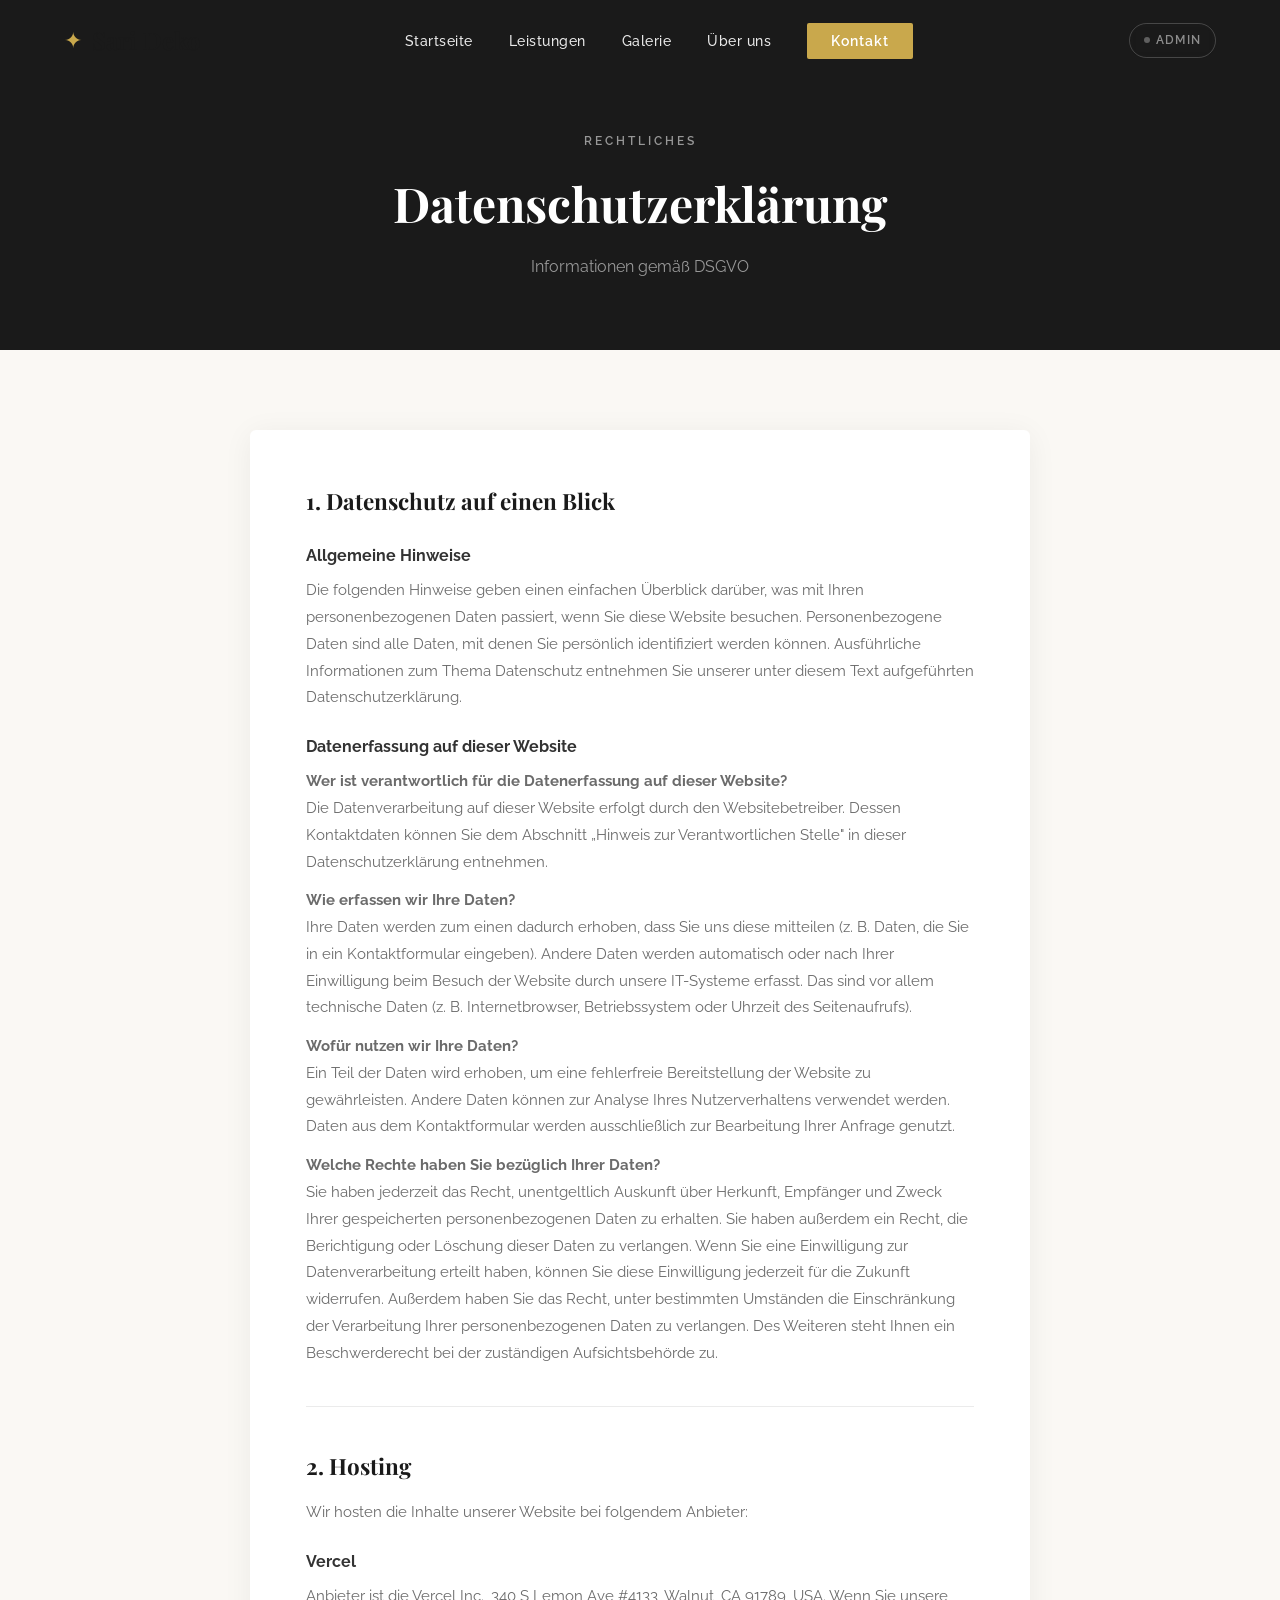
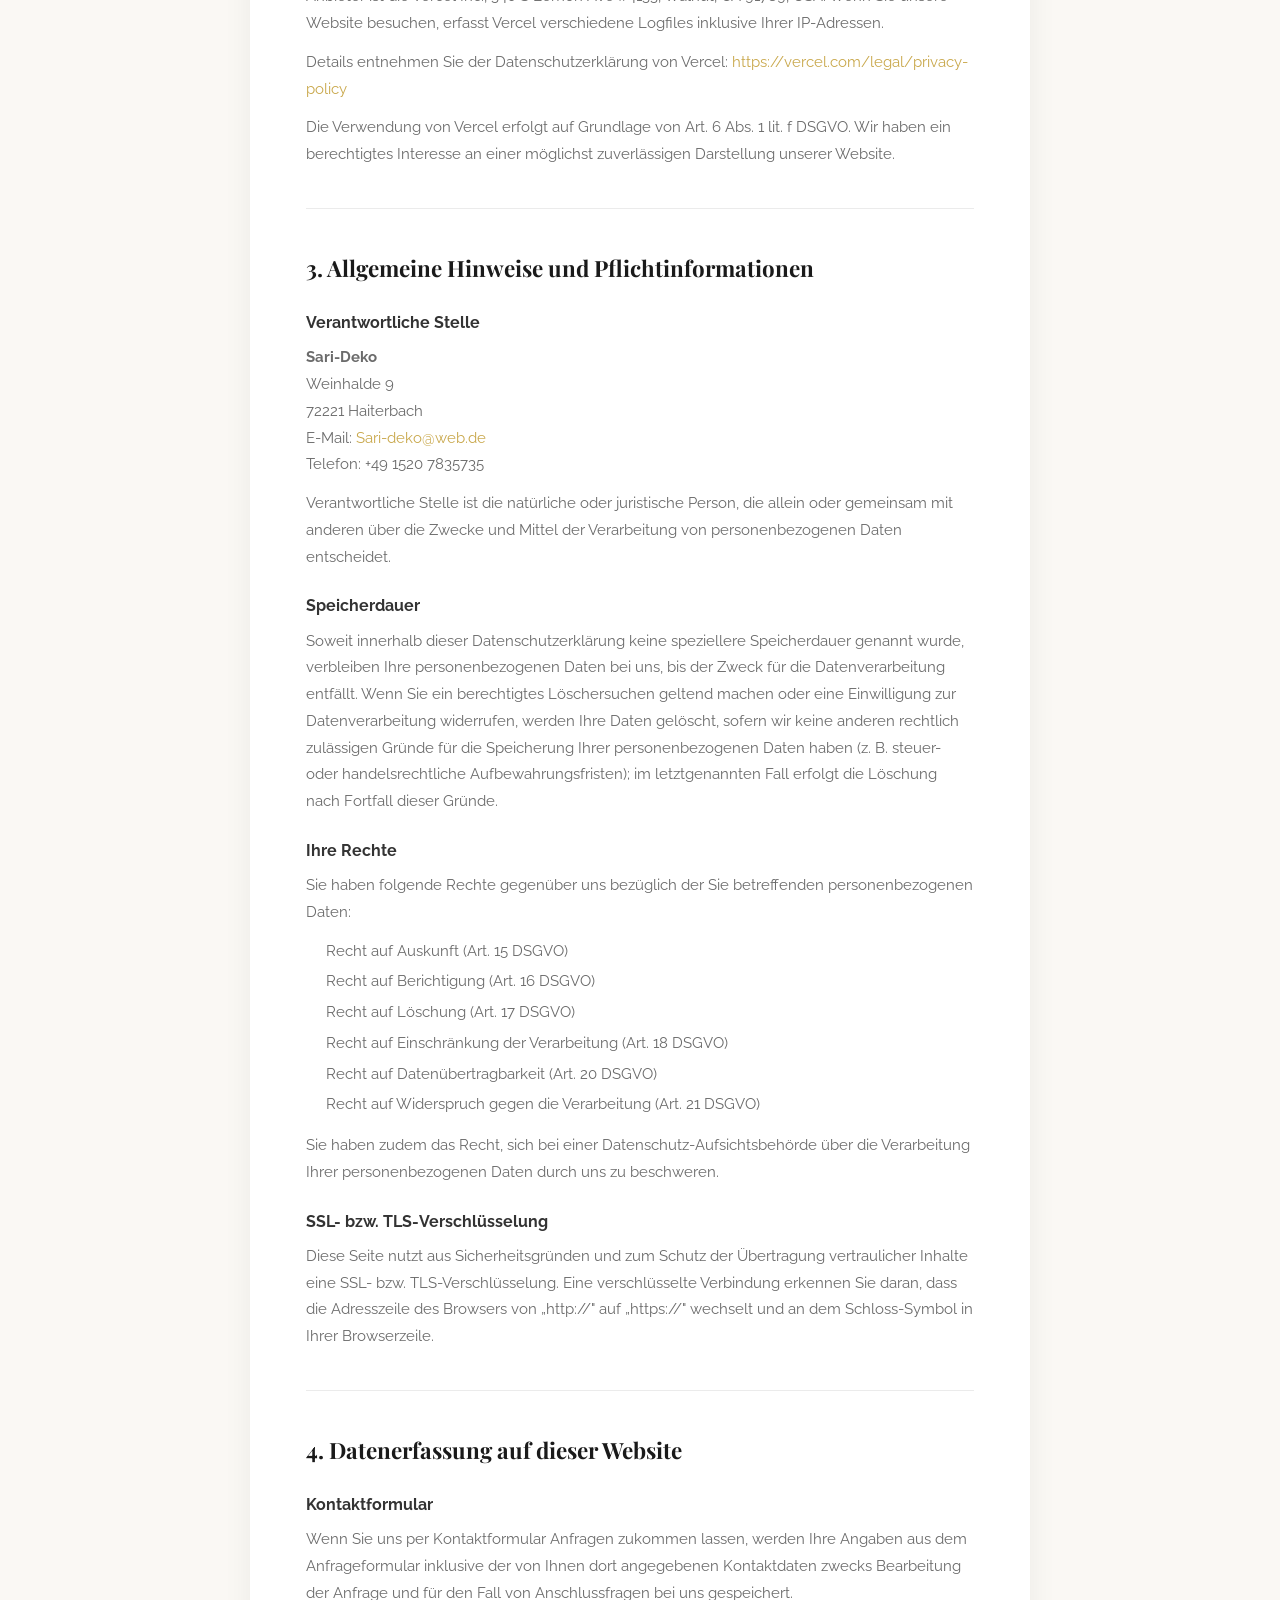
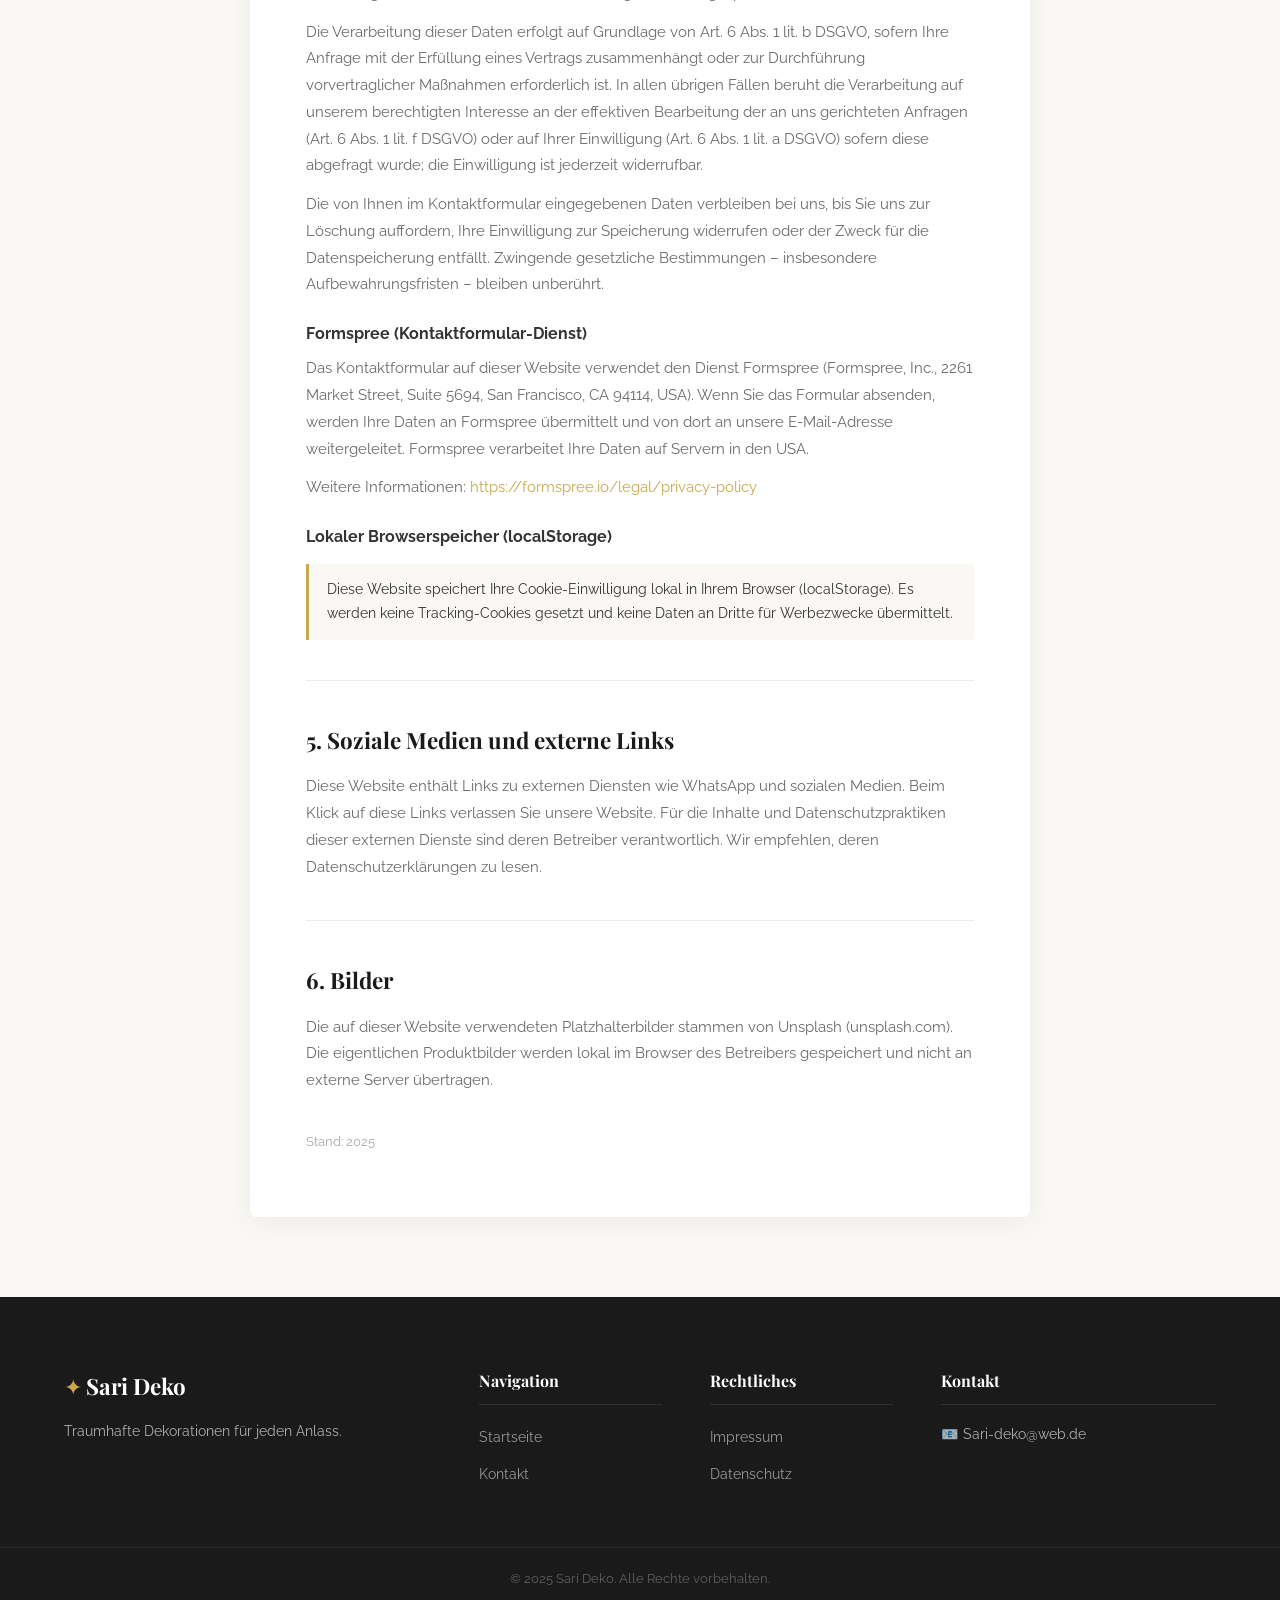
<file: datenschutz.html>
<!DOCTYPE html>
<html lang="de">
<head>
  <meta charset="UTF-8" />
  <meta name="viewport" content="width=device-width, initial-scale=1.0, viewport-fit=cover" />
  <title>Datenschutz – Sari Deko</title>
  <link rel="preconnect" href="https://fonts.googleapis.com" />
  <link href="https://fonts.googleapis.com/css2?family=Playfair+Display:wght@400;700&family=Raleway:wght@300;400;500;600&display=swap" rel="stylesheet" />
  <link rel="stylesheet" href="css/style.css" />
  <style>
    .page-hero {
      background: var(--dark);
      padding: 130px 0 70px;
      text-align: center;
      position: relative;
      overflow: hidden;
    }
    .page-hero::before {
      content: '';
      position: absolute;
      inset: 0;
      background: url('https://images.unsplash.com/photo-1519741497674-611481863552?w=1200&q=60') center/cover;
      opacity: 0.15;
    }
    .page-hero-content { position: relative; z-index: 2; }
    .page-hero h1 {
      font-family: 'Playfair Display', serif;
      font-size: clamp(2rem, 5vw, 3rem);
      color: #fff;
      margin-bottom: 8px;
    }
    .page-hero p { color: rgba(255,255,255,0.55); }

    .legal-section { background: var(--light-bg); padding: 80px 0; }

    .legal-content {
      max-width: 780px;
      margin: 0 auto;
      background: #fff;
      border-radius: 6px;
      padding: 52px 56px;
      box-shadow: 0 4px 30px rgba(0,0,0,0.06);
    }

    .legal-content h2 {
      font-family: 'Playfair Display', serif;
      font-size: 1.4rem;
      color: var(--dark);
      margin: 40px 0 14px;
      padding-top: 40px;
      border-top: 1px solid rgba(0,0,0,0.08);
    }
    .legal-content h2:first-child { margin-top: 0; padding-top: 0; border-top: none; }

    .legal-content h3 {
      font-size: 1rem;
      font-weight: 700;
      color: var(--dark-2);
      margin: 22px 0 8px;
    }

    .legal-content p {
      font-size: 0.93rem;
      color: var(--gray);
      line-height: 1.8;
      margin-bottom: 12px;
    }
    .legal-content ul {
      padding-left: 20px;
      margin-bottom: 14px;
    }
    .legal-content ul li {
      font-size: 0.93rem;
      color: var(--gray);
      line-height: 1.8;
      margin-bottom: 4px;
    }
    .legal-content a { color: var(--gold); }
    .legal-content a:hover { color: var(--gold-dark); }

    .info-box {
      background: var(--light-bg);
      border-left: 3px solid var(--gold);
      border-radius: 0 4px 4px 0;
      padding: 14px 18px;
      margin: 14px 0;
      font-size: 0.88rem;
      color: var(--dark-2);
    }

    .placeholder-box {
      background: rgba(201,168,76,0.08);
      border: 1.5px dashed rgba(201,168,76,0.4);
      border-radius: 4px;
      padding: 12px 16px;
      margin: 4px 0 12px;
      font-size: 0.85rem;
      color: #a07830;
    }
    .placeholder-box strong { display: block; margin-bottom: 4px; font-size: 0.75rem; letter-spacing: 1px; text-transform: uppercase; }

    @media (max-width: 768px) {
      .legal-content { padding: 32px 20px; }
    }
  </style>
</head>
<body>

  <div class="preloader" id="preloader">
    <div class="preloader-inner">
      <div class="preloader-logo"><span>✦</span> Sari Deko</div>
      <div class="preloader-bar"><div class="preloader-bar-fill"></div></div>
    </div>
  </div>

  <header class="site-header scrolled" id="site-header">
    <div class="container nav-container">
      <a href="index.html" class="logo">
        <span class="logo-icon">✦</span>
        <span class="logo-text" style="color:var(--dark)">Sari Deko</span>
      </a>
      <nav class="main-nav">
        <ul>
          <li><a href="index.html">Startseite</a></li>
          <li><a href="index.html#leistungen">Leistungen</a></li>
          <li><a href="index.html#galerie">Galerie</a></li>
          <li><a href="index.html#ueber-uns">Über uns</a></li>
          <li><a href="kontakt.html" class="nav-btn">Kontakt</a></li>
        </ul>
      </nav>
      <a href="admin/login.html" class="admin-link" title="Admin">Admin</a>
      <button class="hamburger" id="hamburger" aria-label="Menü öffnen">
        <span></span><span></span><span></span>
      </button>
    </div>
  </header>

  <section class="page-hero">
    <div class="page-hero-content container">
      <p class="section-label">Rechtliches</p>
      <h1>Datenschutzerklärung</h1>
      <p>Informationen gemäß DSGVO</p>
    </div>
  </section>

  <section class="legal-section">
    <div class="container">
      <div class="legal-content">

        <h2>1. Datenschutz auf einen Blick</h2>
        <h3>Allgemeine Hinweise</h3>
        <p>Die folgenden Hinweise geben einen einfachen Überblick darüber, was mit Ihren personenbezogenen Daten passiert, wenn Sie diese Website besuchen. Personenbezogene Daten sind alle Daten, mit denen Sie persönlich identifiziert werden können. Ausführliche Informationen zum Thema Datenschutz entnehmen Sie unserer unter diesem Text aufgeführten Datenschutzerklärung.</p>

        <h3>Datenerfassung auf dieser Website</h3>
        <p><strong>Wer ist verantwortlich für die Datenerfassung auf dieser Website?</strong><br />
        Die Datenverarbeitung auf dieser Website erfolgt durch den Websitebetreiber. Dessen Kontaktdaten können Sie dem Abschnitt „Hinweis zur Verantwortlichen Stelle" in dieser Datenschutzerklärung entnehmen.</p>

        <p><strong>Wie erfassen wir Ihre Daten?</strong><br />
        Ihre Daten werden zum einen dadurch erhoben, dass Sie uns diese mitteilen (z. B. Daten, die Sie in ein Kontaktformular eingeben). Andere Daten werden automatisch oder nach Ihrer Einwilligung beim Besuch der Website durch unsere IT-Systeme erfasst. Das sind vor allem technische Daten (z. B. Internetbrowser, Betriebssystem oder Uhrzeit des Seitenaufrufs).</p>

        <p><strong>Wofür nutzen wir Ihre Daten?</strong><br />
        Ein Teil der Daten wird erhoben, um eine fehlerfreie Bereitstellung der Website zu gewährleisten. Andere Daten können zur Analyse Ihres Nutzerverhaltens verwendet werden. Daten aus dem Kontaktformular werden ausschließlich zur Bearbeitung Ihrer Anfrage genutzt.</p>

        <p><strong>Welche Rechte haben Sie bezüglich Ihrer Daten?</strong><br />
        Sie haben jederzeit das Recht, unentgeltlich Auskunft über Herkunft, Empfänger und Zweck Ihrer gespeicherten personenbezogenen Daten zu erhalten. Sie haben außerdem ein Recht, die Berichtigung oder Löschung dieser Daten zu verlangen. Wenn Sie eine Einwilligung zur Datenverarbeitung erteilt haben, können Sie diese Einwilligung jederzeit für die Zukunft widerrufen. Außerdem haben Sie das Recht, unter bestimmten Umständen die Einschränkung der Verarbeitung Ihrer personenbezogenen Daten zu verlangen. Des Weiteren steht Ihnen ein Beschwerderecht bei der zuständigen Aufsichtsbehörde zu.</p>

        <h2>2. Hosting</h2>
        <p>Wir hosten die Inhalte unserer Website bei folgendem Anbieter:</p>

        <h3>Vercel</h3>
        <p>Anbieter ist die Vercel Inc., 340 S Lemon Ave #4133, Walnut, CA 91789, USA. Wenn Sie unsere Website besuchen, erfasst Vercel verschiedene Logfiles inklusive Ihrer IP-Adressen.</p>
        <p>Details entnehmen Sie der Datenschutzerklärung von Vercel: <a href="https://vercel.com/legal/privacy-policy" target="_blank" rel="noopener">https://vercel.com/legal/privacy-policy</a></p>
        <p>Die Verwendung von Vercel erfolgt auf Grundlage von Art. 6 Abs. 1 lit. f DSGVO. Wir haben ein berechtigtes Interesse an einer möglichst zuverlässigen Darstellung unserer Website.</p>

        <h2>3. Allgemeine Hinweise und Pflichtinformationen</h2>

        <h3>Verantwortliche Stelle</h3>
        <p>
          <strong>Sari-Deko</strong><br />
          Weinhalde 9<br />
          72221 Haiterbach<br />
          E-Mail: <a href="mailto:Sari-deko@web.de">Sari-deko@web.de</a><br />
          Telefon: +49 1520 7835735
        </p>

        <p>Verantwortliche Stelle ist die natürliche oder juristische Person, die allein oder gemeinsam mit anderen über die Zwecke und Mittel der Verarbeitung von personenbezogenen Daten entscheidet.</p>

        <h3>Speicherdauer</h3>
        <p>Soweit innerhalb dieser Datenschutzerklärung keine speziellere Speicherdauer genannt wurde, verbleiben Ihre personenbezogenen Daten bei uns, bis der Zweck für die Datenverarbeitung entfällt. Wenn Sie ein berechtigtes Löschersuchen geltend machen oder eine Einwilligung zur Datenverarbeitung widerrufen, werden Ihre Daten gelöscht, sofern wir keine anderen rechtlich zulässigen Gründe für die Speicherung Ihrer personenbezogenen Daten haben (z. B. steuer- oder handelsrechtliche Aufbewahrungsfristen); im letztgenannten Fall erfolgt die Löschung nach Fortfall dieser Gründe.</p>

        <h3>Ihre Rechte</h3>
        <p>Sie haben folgende Rechte gegenüber uns bezüglich der Sie betreffenden personenbezogenen Daten:</p>
        <ul>
          <li>Recht auf Auskunft (Art. 15 DSGVO)</li>
          <li>Recht auf Berichtigung (Art. 16 DSGVO)</li>
          <li>Recht auf Löschung (Art. 17 DSGVO)</li>
          <li>Recht auf Einschränkung der Verarbeitung (Art. 18 DSGVO)</li>
          <li>Recht auf Datenübertragbarkeit (Art. 20 DSGVO)</li>
          <li>Recht auf Widerspruch gegen die Verarbeitung (Art. 21 DSGVO)</li>
        </ul>
        <p>Sie haben zudem das Recht, sich bei einer Datenschutz-Aufsichtsbehörde über die Verarbeitung Ihrer personenbezogenen Daten durch uns zu beschweren.</p>

        <h3>SSL- bzw. TLS-Verschlüsselung</h3>
        <p>Diese Seite nutzt aus Sicherheitsgründen und zum Schutz der Übertragung vertraulicher Inhalte eine SSL- bzw. TLS-Verschlüsselung. Eine verschlüsselte Verbindung erkennen Sie daran, dass die Adresszeile des Browsers von „http://" auf „https://" wechselt und an dem Schloss-Symbol in Ihrer Browserzeile.</p>

        <h2>4. Datenerfassung auf dieser Website</h2>

        <h3>Kontaktformular</h3>
        <p>Wenn Sie uns per Kontaktformular Anfragen zukommen lassen, werden Ihre Angaben aus dem Anfrageformular inklusive der von Ihnen dort angegebenen Kontaktdaten zwecks Bearbeitung der Anfrage und für den Fall von Anschlussfragen bei uns gespeichert.</p>
        <p>Die Verarbeitung dieser Daten erfolgt auf Grundlage von Art. 6 Abs. 1 lit. b DSGVO, sofern Ihre Anfrage mit der Erfüllung eines Vertrags zusammenhängt oder zur Durchführung vorvertraglicher Maßnahmen erforderlich ist. In allen übrigen Fällen beruht die Verarbeitung auf unserem berechtigten Interesse an der effektiven Bearbeitung der an uns gerichteten Anfragen (Art. 6 Abs. 1 lit. f DSGVO) oder auf Ihrer Einwilligung (Art. 6 Abs. 1 lit. a DSGVO) sofern diese abgefragt wurde; die Einwilligung ist jederzeit widerrufbar.</p>
        <p>Die von Ihnen im Kontaktformular eingegebenen Daten verbleiben bei uns, bis Sie uns zur Löschung auffordern, Ihre Einwilligung zur Speicherung widerrufen oder der Zweck für die Datenspeicherung entfällt. Zwingende gesetzliche Bestimmungen – insbesondere Aufbewahrungsfristen – bleiben unberührt.</p>

        <h3>Formspree (Kontaktformular-Dienst)</h3>
        <p>Das Kontaktformular auf dieser Website verwendet den Dienst Formspree (Formspree, Inc., 2261 Market Street, Suite 5694, San Francisco, CA 94114, USA). Wenn Sie das Formular absenden, werden Ihre Daten an Formspree übermittelt und von dort an unsere E-Mail-Adresse weitergeleitet. Formspree verarbeitet Ihre Daten auf Servern in den USA.</p>
        <p>Weitere Informationen: <a href="https://formspree.io/legal/privacy-policy" target="_blank" rel="noopener">https://formspree.io/legal/privacy-policy</a></p>

        <h3>Lokaler Browserspeicher (localStorage)</h3>
        <div class="info-box">
          Diese Website speichert Ihre Cookie-Einwilligung lokal in Ihrem Browser (localStorage). Es werden keine Tracking-Cookies gesetzt und keine Daten an Dritte für Werbezwecke übermittelt.
        </div>

        <h2>5. Soziale Medien und externe Links</h2>
        <p>Diese Website enthält Links zu externen Diensten wie WhatsApp und sozialen Medien. Beim Klick auf diese Links verlassen Sie unsere Website. Für die Inhalte und Datenschutzpraktiken dieser externen Dienste sind deren Betreiber verantwortlich. Wir empfehlen, deren Datenschutzerklärungen zu lesen.</p>

        <h2>6. Bilder</h2>
        <p>Die auf dieser Website verwendeten Platzhalterbilder stammen von Unsplash (unsplash.com). Die eigentlichen Produktbilder werden lokal im Browser des Betreibers gespeichert und nicht an externe Server übertragen.</p>

        <p style="margin-top: 36px; font-size: 0.8rem; color: rgba(0,0,0,0.35);">Stand: 2025</p>

      </div>
    </div>
  </section>

  <footer class="site-footer">
    <div class="container footer-grid">
      <div class="footer-brand">
        <div><span class="logo-icon">✦</span> <span class="logo-text">Sari Deko</span></div>
        <p>Traumhafte Dekorationen für jeden Anlass.</p>
      </div>
      <div class="footer-links">
        <h4>Navigation</h4>
        <ul>
          <li><a href="index.html">Startseite</a></li>
          <li><a href="kontakt.html">Kontakt</a></li>
        </ul>
      </div>
      <div class="footer-links">
        <h4>Rechtliches</h4>
        <ul>
          <li><a href="impressum.html">Impressum</a></li>
          <li><a href="datenschutz.html">Datenschutz</a></li>
        </ul>
      </div>
      <div class="footer-kontakt">
        <h4>Kontakt</h4>
        <p>📧 Sari-deko@web.de</p>
      </div>
    </div>
    <div class="footer-bottom">
      <p>© 2025 Sari Deko. Alle Rechte vorbehalten.</p>
    </div>
  </footer>

  <script src="js/main.js"></script>
</body>
</html>
</file>
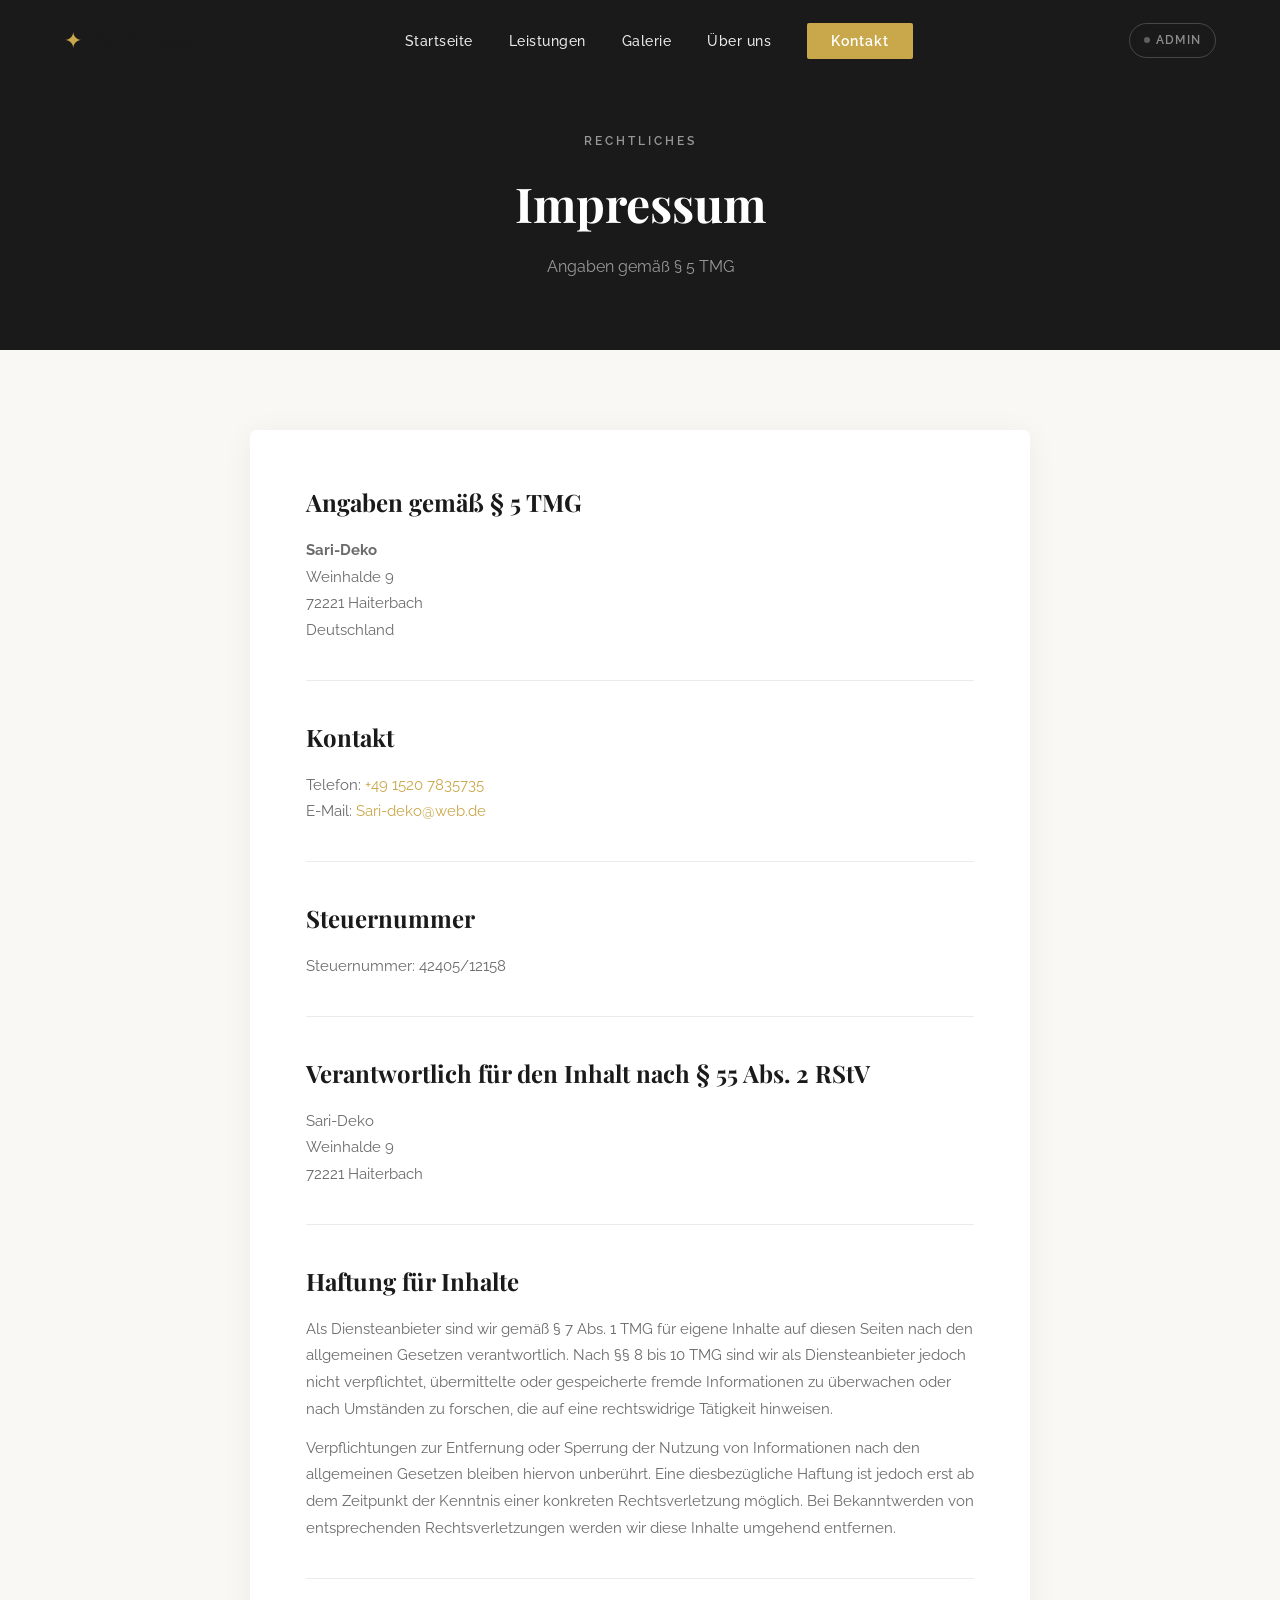
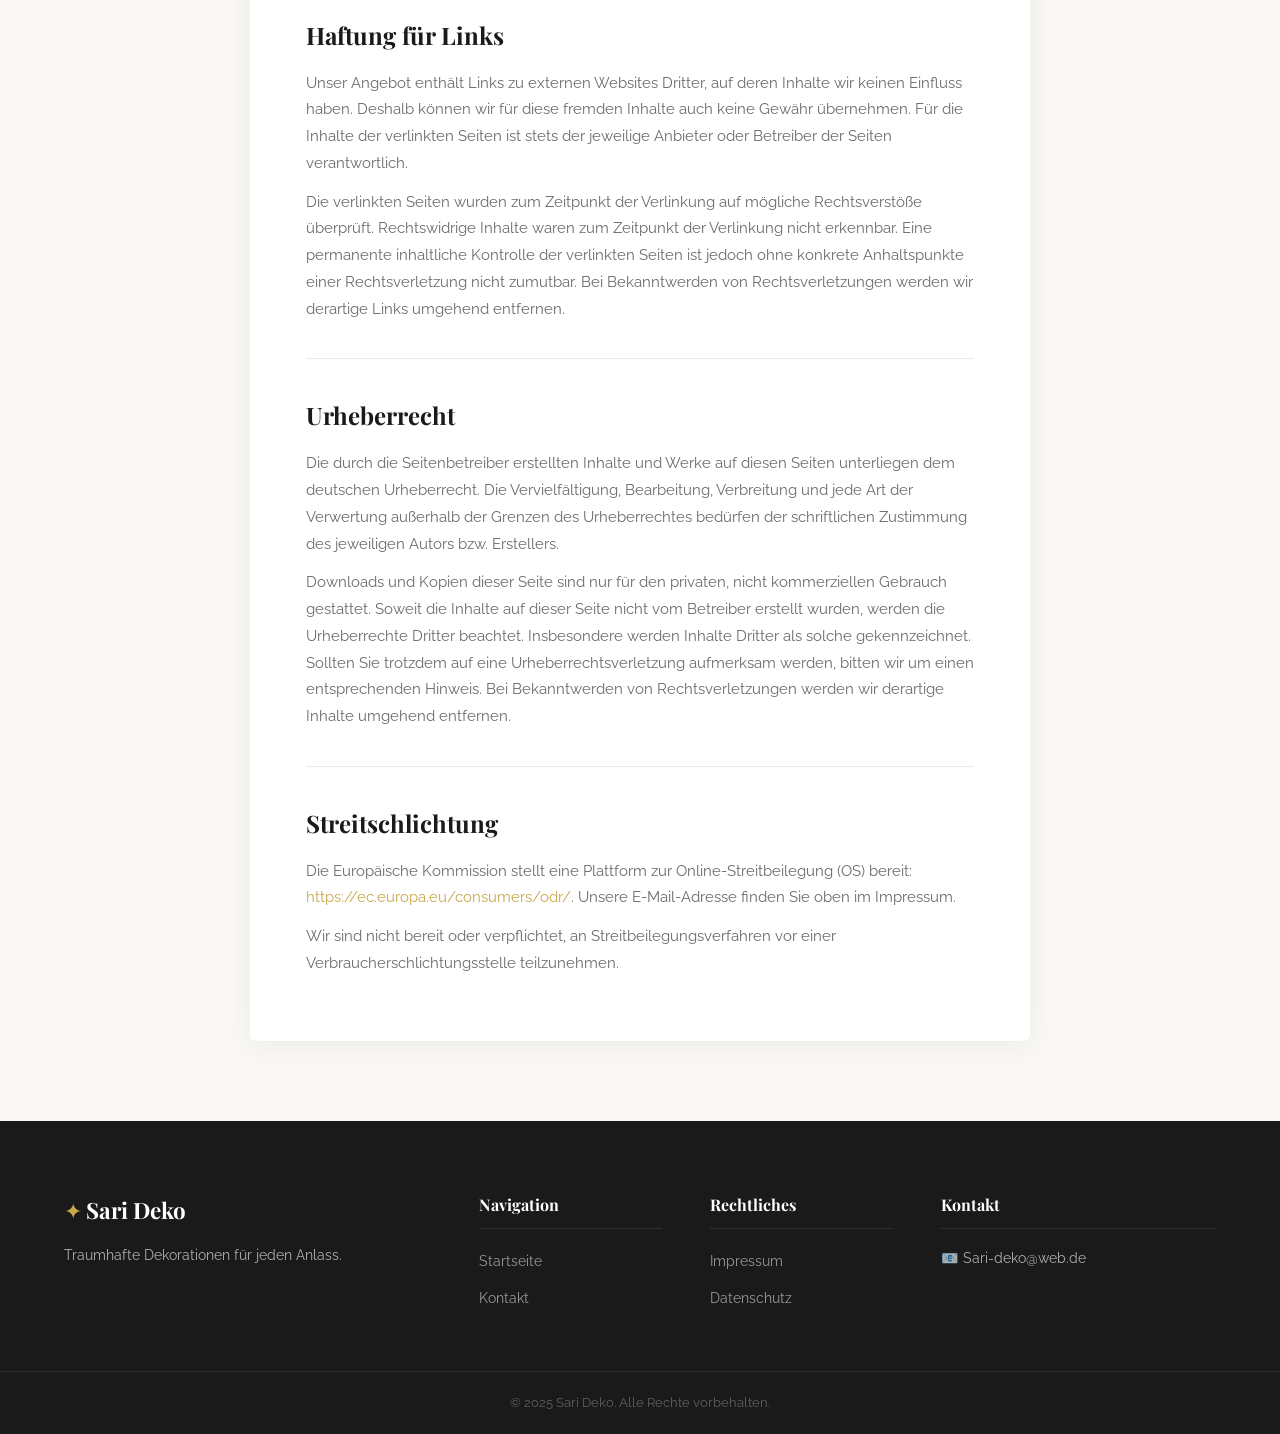
<file: impressum.html>
<!DOCTYPE html>
<html lang="de">
<head>
  <meta charset="UTF-8" />
  <meta name="viewport" content="width=device-width, initial-scale=1.0, viewport-fit=cover" />
  <title>Impressum – Sari Deko</title>
  <link rel="preconnect" href="https://fonts.googleapis.com" />
  <link href="https://fonts.googleapis.com/css2?family=Playfair+Display:wght@400;700&family=Raleway:wght@300;400;500;600&display=swap" rel="stylesheet" />
  <link rel="stylesheet" href="css/style.css" />
  <style>
    .page-hero {
      background: var(--dark);
      padding: 130px 0 70px;
      text-align: center;
      position: relative;
      overflow: hidden;
    }
    .page-hero::before {
      content: '';
      position: absolute;
      inset: 0;
      background: url('https://images.unsplash.com/photo-1519741497674-611481863552?w=1200&q=60') center/cover;
      opacity: 0.15;
    }
    .page-hero-content { position: relative; z-index: 2; }
    .page-hero h1 {
      font-family: 'Playfair Display', serif;
      font-size: clamp(2rem, 5vw, 3rem);
      color: #fff;
      margin-bottom: 8px;
    }
    .page-hero p { color: rgba(255,255,255,0.55); }

    .legal-section { background: var(--light-bg); padding: 80px 0; }

    .legal-content {
      max-width: 780px;
      margin: 0 auto;
      background: #fff;
      border-radius: 6px;
      padding: 52px 56px;
      box-shadow: 0 4px 30px rgba(0,0,0,0.06);
    }

    .legal-content h2 {
      font-family: 'Playfair Display', serif;
      font-size: 1.5rem;
      color: var(--dark);
      margin: 36px 0 14px;
      padding-top: 36px;
      border-top: 1px solid rgba(0,0,0,0.08);
    }
    .legal-content h2:first-child { margin-top: 0; padding-top: 0; border-top: none; }

    .legal-content h3 {
      font-size: 1rem;
      font-weight: 700;
      color: var(--dark-2);
      margin: 20px 0 8px;
    }

    .legal-content p {
      font-size: 0.93rem;
      color: var(--gray);
      line-height: 1.8;
      margin-bottom: 12px;
    }
    .legal-content a { color: var(--gold); }
    .legal-content a:hover { color: var(--gold-dark); }

    .placeholder-box {
      background: rgba(201,168,76,0.08);
      border: 1.5px dashed rgba(201,168,76,0.4);
      border-radius: 4px;
      padding: 12px 16px;
      margin: 4px 0 12px;
      font-size: 0.85rem;
      color: #a07830;
    }
    .placeholder-box strong { display: block; margin-bottom: 4px; font-size: 0.75rem; letter-spacing: 1px; text-transform: uppercase; }

    @media (max-width: 768px) {
      .legal-content { padding: 32px 20px; }
    }
  </style>
</head>
<body>

  <div class="preloader" id="preloader">
    <div class="preloader-inner">
      <div class="preloader-logo"><span>✦</span> Sari Deko</div>
      <div class="preloader-bar"><div class="preloader-bar-fill"></div></div>
    </div>
  </div>

  <header class="site-header scrolled" id="site-header">
    <div class="container nav-container">
      <a href="index.html" class="logo">
        <span class="logo-icon">✦</span>
        <span class="logo-text" style="color:var(--dark)">Sari Deko</span>
      </a>
      <nav class="main-nav">
        <ul>
          <li><a href="index.html">Startseite</a></li>
          <li><a href="index.html#leistungen">Leistungen</a></li>
          <li><a href="index.html#galerie">Galerie</a></li>
          <li><a href="index.html#ueber-uns">Über uns</a></li>
          <li><a href="kontakt.html" class="nav-btn">Kontakt</a></li>
        </ul>
      </nav>
      <a href="admin/login.html" class="admin-link" title="Admin">Admin</a>
      <button class="hamburger" id="hamburger" aria-label="Menü öffnen">
        <span></span><span></span><span></span>
      </button>
    </div>
  </header>

  <section class="page-hero">
    <div class="page-hero-content container">
      <p class="section-label">Rechtliches</p>
      <h1>Impressum</h1>
      <p>Angaben gemäß § 5 TMG</p>
    </div>
  </section>

  <section class="legal-section">
    <div class="container">
      <div class="legal-content">

        <h2>Angaben gemäß § 5 TMG</h2>

        <p>
          <strong>Sari-Deko</strong><br />
          Weinhalde 9<br />
          72221 Haiterbach<br />
          Deutschland
        </p>

        <h2>Kontakt</h2>
        <p>
          Telefon: <a href="tel:+4915207835735">+49 1520 7835735</a><br />
          E-Mail: <a href="mailto:Sari-deko@web.de">Sari-deko@web.de</a>
        </p>

        <h2>Steuernummer</h2>
        <p>Steuernummer: 42405/12158</p>

        <h2>Verantwortlich für den Inhalt nach § 55 Abs. 2 RStV</h2>
        <p>
          Sari-Deko<br />
          Weinhalde 9<br />
          72221 Haiterbach
        </p>

        <h2>Haftung für Inhalte</h2>
        <p>Als Diensteanbieter sind wir gemäß § 7 Abs. 1 TMG für eigene Inhalte auf diesen Seiten nach den allgemeinen Gesetzen verantwortlich. Nach §§ 8 bis 10 TMG sind wir als Diensteanbieter jedoch nicht verpflichtet, übermittelte oder gespeicherte fremde Informationen zu überwachen oder nach Umständen zu forschen, die auf eine rechtswidrige Tätigkeit hinweisen.</p>
        <p>Verpflichtungen zur Entfernung oder Sperrung der Nutzung von Informationen nach den allgemeinen Gesetzen bleiben hiervon unberührt. Eine diesbezügliche Haftung ist jedoch erst ab dem Zeitpunkt der Kenntnis einer konkreten Rechtsverletzung möglich. Bei Bekanntwerden von entsprechenden Rechtsverletzungen werden wir diese Inhalte umgehend entfernen.</p>

        <h2>Haftung für Links</h2>
        <p>Unser Angebot enthält Links zu externen Websites Dritter, auf deren Inhalte wir keinen Einfluss haben. Deshalb können wir für diese fremden Inhalte auch keine Gewähr übernehmen. Für die Inhalte der verlinkten Seiten ist stets der jeweilige Anbieter oder Betreiber der Seiten verantwortlich.</p>
        <p>Die verlinkten Seiten wurden zum Zeitpunkt der Verlinkung auf mögliche Rechtsverstöße überprüft. Rechtswidrige Inhalte waren zum Zeitpunkt der Verlinkung nicht erkennbar. Eine permanente inhaltliche Kontrolle der verlinkten Seiten ist jedoch ohne konkrete Anhaltspunkte einer Rechtsverletzung nicht zumutbar. Bei Bekanntwerden von Rechtsverletzungen werden wir derartige Links umgehend entfernen.</p>

        <h2>Urheberrecht</h2>
        <p>Die durch die Seitenbetreiber erstellten Inhalte und Werke auf diesen Seiten unterliegen dem deutschen Urheberrecht. Die Vervielfältigung, Bearbeitung, Verbreitung und jede Art der Verwertung außerhalb der Grenzen des Urheberrechtes bedürfen der schriftlichen Zustimmung des jeweiligen Autors bzw. Erstellers.</p>
        <p>Downloads und Kopien dieser Seite sind nur für den privaten, nicht kommerziellen Gebrauch gestattet. Soweit die Inhalte auf dieser Seite nicht vom Betreiber erstellt wurden, werden die Urheberrechte Dritter beachtet. Insbesondere werden Inhalte Dritter als solche gekennzeichnet. Sollten Sie trotzdem auf eine Urheberrechtsverletzung aufmerksam werden, bitten wir um einen entsprechenden Hinweis. Bei Bekanntwerden von Rechtsverletzungen werden wir derartige Inhalte umgehend entfernen.</p>

        <h2>Streitschlichtung</h2>
        <p>Die Europäische Kommission stellt eine Plattform zur Online-Streitbeilegung (OS) bereit: <a href="https://ec.europa.eu/consumers/odr/" target="_blank" rel="noopener">https://ec.europa.eu/consumers/odr/</a>. Unsere E-Mail-Adresse finden Sie oben im Impressum.</p>
        <p>Wir sind nicht bereit oder verpflichtet, an Streitbeilegungsverfahren vor einer Verbraucherschlichtungsstelle teilzunehmen.</p>

      </div>
    </div>
  </section>

  <footer class="site-footer">
    <div class="container footer-grid">
      <div class="footer-brand">
        <div><span class="logo-icon">✦</span> <span class="logo-text">Sari Deko</span></div>
        <p>Traumhafte Dekorationen für jeden Anlass.</p>
      </div>
      <div class="footer-links">
        <h4>Navigation</h4>
        <ul>
          <li><a href="index.html">Startseite</a></li>
          <li><a href="kontakt.html">Kontakt</a></li>
        </ul>
      </div>
      <div class="footer-links">
        <h4>Rechtliches</h4>
        <ul>
          <li><a href="impressum.html">Impressum</a></li>
          <li><a href="datenschutz.html">Datenschutz</a></li>
        </ul>
      </div>
      <div class="footer-kontakt">
        <h4>Kontakt</h4>
        <p>📧 Sari-deko@web.de</p>
      </div>
    </div>
    <div class="footer-bottom">
      <p>© 2025 Sari Deko. Alle Rechte vorbehalten.</p>
    </div>
  </footer>

  <script src="js/main.js"></script>
</body>
</html>
</file>
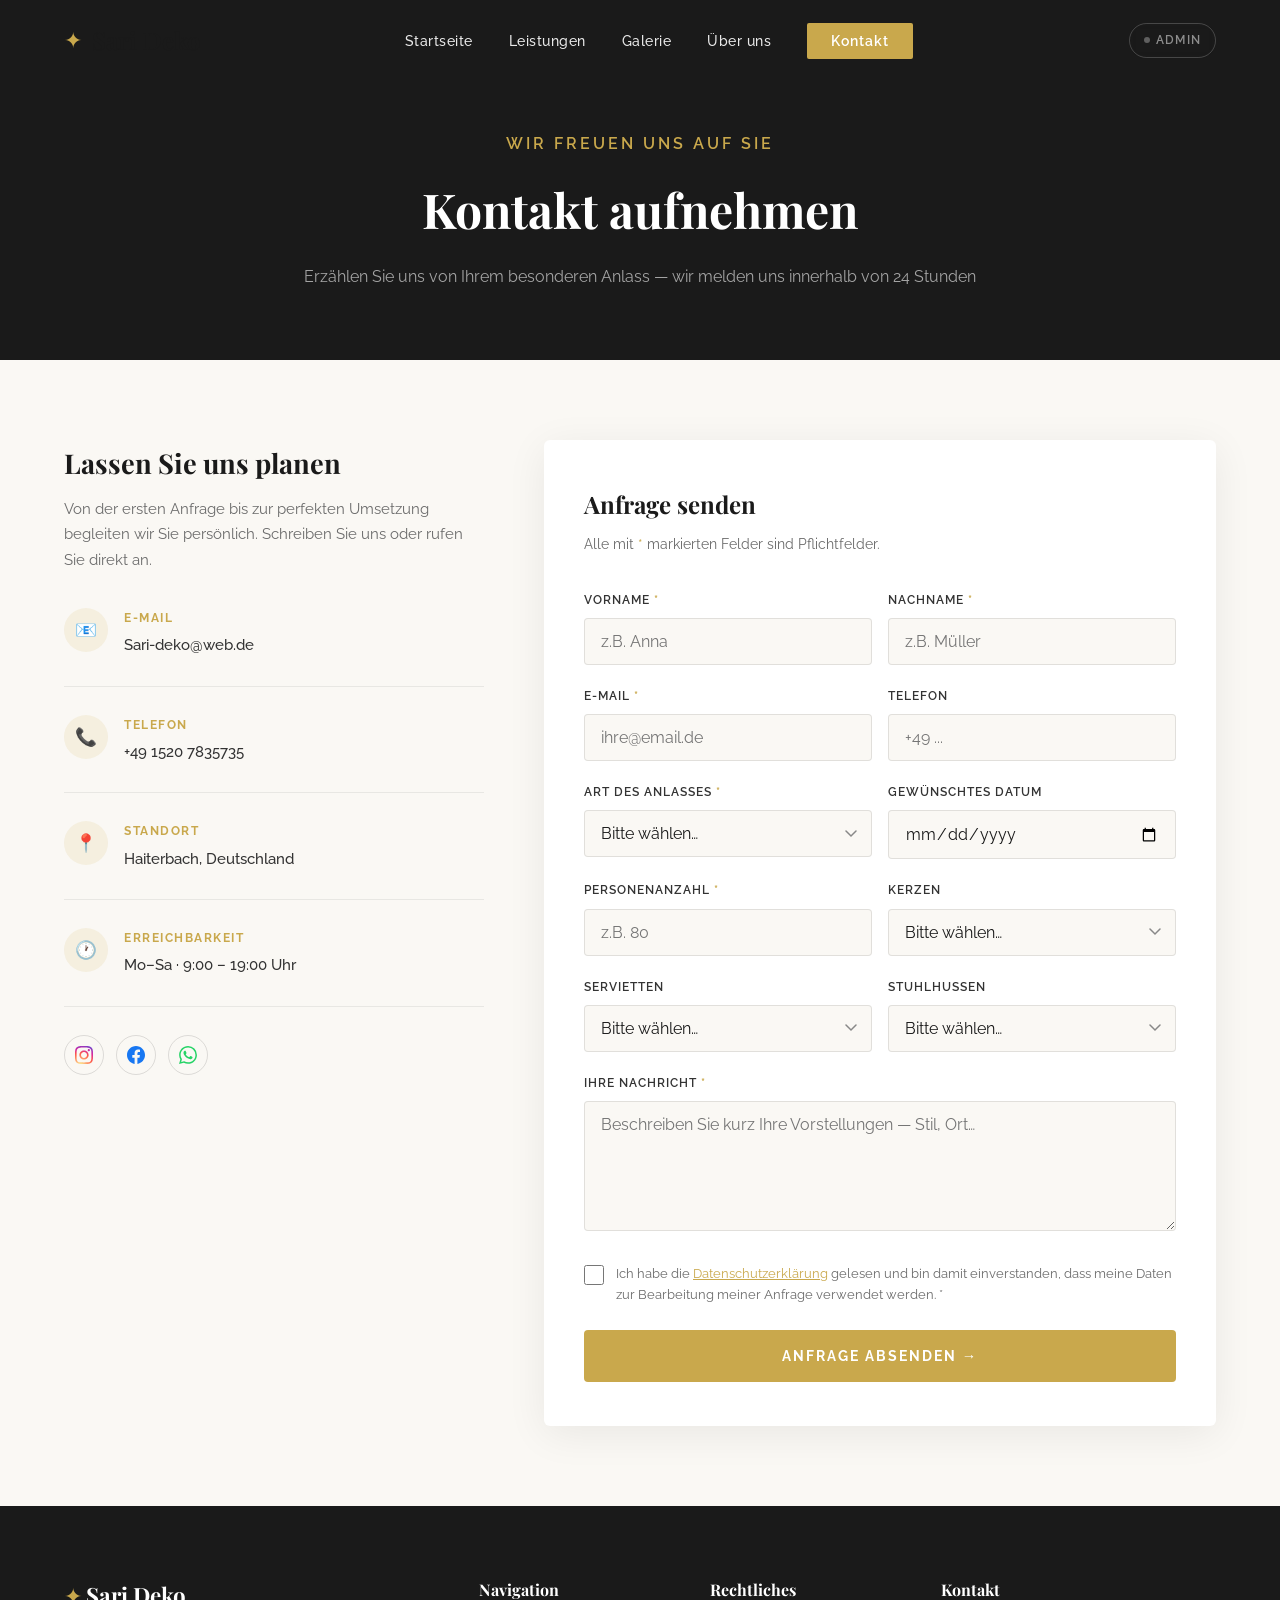
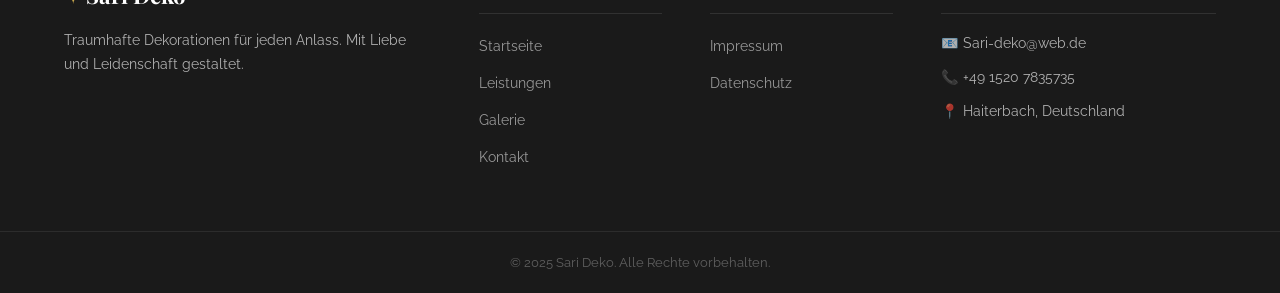
<file: kontakt.html>
<!DOCTYPE html>
<html lang="de">
<head>
  <meta charset="UTF-8" />
  <meta name="viewport" content="width=device-width, initial-scale=1.0, viewport-fit=cover" />
  <title>Kontakt – Sari Deko</title>
  <link rel="preconnect" href="https://fonts.googleapis.com" />
  <link rel="preconnect" href="https://fonts.gstatic.com" crossorigin />
  <link href="https://fonts.googleapis.com/css2?family=Playfair+Display:ital,wght@0,400;0,700;1,400&family=Raleway:wght@300;400;500;600&display=swap" rel="stylesheet" />
  <link rel="stylesheet" href="css/style.css" />
  <style>
    /* ---- PAGE HERO (Klein) ---- */
    .page-hero {
      background: var(--dark);
      padding: 130px 0 70px;
      text-align: center;
      position: relative;
      overflow: hidden;
    }
    .page-hero::before {
      content: '';
      position: absolute;
      inset: 0;
      background: url('https://images.unsplash.com/photo-1519741497674-611481863552?w=1200&q=60') center/cover no-repeat;
      opacity: 0.18;
    }
    .page-hero-content { position: relative; z-index: 2; }
    .page-hero .section-label { color: var(--gold); }
    .page-hero h1 {
      font-family: 'Playfair Display', serif;
      font-size: clamp(2rem, 5vw, 3rem);
      color: #fff;
      margin-bottom: 12px;
    }
    .page-hero p { color: rgba(255,255,255,0.6); font-size: 1rem; }

    /* ---- KONTAKT LAYOUT ---- */
    .kontakt-section { background: var(--light-bg); padding: 80px 0; }

    .kontakt-grid {
      display: grid;
      grid-template-columns: 1fr 1.6fr;
      gap: 60px;
      align-items: start;
    }

    /* ---- INFO KARTE ---- */
    .kontakt-info { position: sticky; top: 100px; }

    .kontakt-info h2 {
      font-family: 'Playfair Display', serif;
      font-size: 1.7rem;
      margin-bottom: 10px;
      color: var(--dark);
    }
    .kontakt-info > p {
      color: var(--gray);
      font-size: 0.93rem;
      margin-bottom: 36px;
      line-height: 1.7;
    }

    .info-item {
      display: flex;
      align-items: flex-start;
      gap: 16px;
      margin-bottom: 28px;
      padding-bottom: 28px;
      border-bottom: 1px solid rgba(0,0,0,0.07);
    }
    .info-item:last-of-type { border-bottom: none; }

    .info-icon {
      width: 44px;
      height: 44px;
      border-radius: 50%;
      background: rgba(201,168,76,0.12);
      display: flex;
      align-items: center;
      justify-content: center;
      font-size: 1.1rem;
      flex-shrink: 0;
    }
    .info-label {
      font-size: 0.75rem;
      font-weight: 700;
      letter-spacing: 1.5px;
      text-transform: uppercase;
      color: var(--gold);
      margin-bottom: 4px;
    }
    .info-value {
      font-size: 0.93rem;
      color: var(--dark-2);
      font-weight: 500;
    }
    .info-value a { color: var(--dark-2); }
    .info-value a:hover { color: var(--gold); }

    /* Social Links */
    .social-links { display: flex; gap: 12px; margin-top: 28px; }
    .social-link {
      width: 40px;
      height: 40px;
      border-radius: 50%;
      border: 1px solid rgba(0,0,0,0.12);
      display: flex;
      align-items: center;
      justify-content: center;
      color: var(--dark-2);
      transition: all 0.3s;
    }
    .social-link:hover {
      background: var(--gold);
      border-color: var(--gold);
      color: #fff;
    }
    .social-link:hover svg { filter: brightness(0) invert(1); }

    /* ---- FORMULAR ---- */
    .kontakt-formular {
      background: #fff;
      border-radius: 6px;
      padding: 44px 40px;
      box-shadow: 0 8px 40px rgba(0,0,0,0.07);
    }

    .formular-titel {
      font-family: 'Playfair Display', serif;
      font-size: 1.5rem;
      color: var(--dark);
      margin-bottom: 8px;
    }
    .formular-sub {
      font-size: 0.88rem;
      color: var(--gray);
      margin-bottom: 32px;
    }

    .form-row { margin-bottom: 20px; }
    .form-row-2 {
      display: grid;
      grid-template-columns: 1fr 1fr;
      gap: 16px;
      margin-bottom: 20px;
    }

    .form-label {
      display: block;
      font-size: 0.78rem;
      font-weight: 600;
      letter-spacing: 1px;
      text-transform: uppercase;
      color: var(--dark-2);
      margin-bottom: 8px;
    }
    .form-label .req { color: var(--gold); }

    .form-input,
    .form-select,
    .form-textarea {
      width: 100%;
      padding: 13px 16px;
      background: var(--light-bg);
      border: 1.5px solid rgba(0,0,0,0.1);
      border-radius: 4px;
      color: var(--dark);
      font-family: 'Raleway', sans-serif;
      font-size: 1rem; /* min 16px verhindert iOS-Zoom */
      transition: border-color 0.3s, background 0.3s;
      outline: none;
      -webkit-appearance: none;
    }
    .form-input:focus,
    .form-select:focus,
    .form-textarea:focus {
      border-color: var(--gold);
      background: #fff;
      box-shadow: 0 0 0 3px rgba(201,168,76,0.1);
    }
    .form-textarea { min-height: 130px; resize: vertical; }

    .form-select { cursor: pointer; background-image: url("data:image/svg+xml,%3Csvg xmlns='http://www.w3.org/2000/svg' width='12' height='8' viewBox='0 0 12 8'%3E%3Cpath d='M1 1l5 5 5-5' stroke='%23888' fill='none' stroke-width='1.5' stroke-linecap='round'/%3E%3C/svg%3E"); background-repeat: no-repeat; background-position: right 14px center; padding-right: 36px; }

    /* Datenschutz Checkbox */
    .datenschutz-row {
      display: flex;
      align-items: flex-start;
      gap: 12px;
      margin: 24px 0;
    }
    .datenschutz-row input[type="checkbox"] {
      width: 20px;
      height: 20px;
      min-width: 20px;
      accent-color: var(--gold);
      margin-top: 2px;
      cursor: pointer;
    }
    .datenschutz-row label {
      font-size: 0.83rem;
      color: var(--gray);
      line-height: 1.6;
      cursor: pointer;
    }
    .datenschutz-row a { color: var(--gold); text-decoration: underline; }

    /* Submit Button */
    .btn-submit {
      width: 100%;
      padding: 16px;
      background: var(--gold);
      color: #fff;
      border: none;
      border-radius: 4px;
      font-family: 'Raleway', sans-serif;
      font-size: 0.9rem;
      font-weight: 700;
      letter-spacing: 2px;
      text-transform: uppercase;
      cursor: pointer;
      transition: all 0.3s;
      min-height: 52px;
    }
    .btn-submit:hover {
      background: var(--gold-dark);
      transform: translateY(-2px);
      box-shadow: 0 8px 24px rgba(201,168,76,0.35);
    }
    .btn-submit:disabled { opacity: 0.6; cursor: wait; transform: none; }

    /* Erfolgs- / Fehlermeldungen */
    .form-success, .form-error {
      display: none;
      padding: 16px 20px;
      border-radius: 4px;
      font-size: 0.88rem;
      margin-top: 16px;
    }
    .form-success {
      background: rgba(50,200,100,0.08);
      border: 1px solid rgba(50,200,100,0.3);
      color: #1a7a40;
    }
    .form-error {
      background: rgba(220,50,50,0.08);
      border: 1px solid rgba(220,50,50,0.25);
      color: #8b1a1a;
    }

    /* ---- RESPONSIVE ---- */
    @media (max-width: 768px) {
      .kontakt-grid { grid-template-columns: 1fr; gap: 40px; }
      .kontakt-info { position: static; }
      .kontakt-formular { padding: 28px 20px; }
      .form-row-2 { grid-template-columns: 1fr; gap: 0; }
      .form-row-2 > div { margin-bottom: 20px; }
    }
  </style>
</head>
<body>

  <!-- Preloader -->
  <div class="preloader" id="preloader">
    <div class="preloader-inner">
      <div class="preloader-logo"><span>✦</span> Sari Deko</div>
      <div class="preloader-bar"><div class="preloader-bar-fill"></div></div>
    </div>
  </div>

  <!-- NAVIGATION -->
  <header class="site-header scrolled" id="site-header">
    <div class="container nav-container">
      <a href="index.html" class="logo">
        <span class="logo-icon">✦</span>
        <span class="logo-text" style="color: var(--dark);">Sari Deko</span>
      </a>
      <nav class="main-nav">
        <ul>
          <li><a href="index.html">Startseite</a></li>
          <li><a href="index.html#leistungen">Leistungen</a></li>
          <li><a href="index.html#galerie">Galerie</a></li>
          <li><a href="index.html#ueber-uns">Über uns</a></li>
          <li><a href="kontakt.html" class="nav-btn active">Kontakt</a></li>
        </ul>
      </nav>
      <a href="../admin/login.html" class="admin-link" title="Admin">Admin</a>
      <button class="hamburger" id="hamburger" aria-label="Menü öffnen">
        <span></span><span></span><span></span>
      </button>
    </div>
  </header>

  <!-- PAGE HERO -->
  <section class="page-hero">
    <div class="page-hero-content container">
      <p class="section-label">Wir freuen uns auf Sie</p>
      <h1>Kontakt aufnehmen</h1>
      <p>Erzählen Sie uns von Ihrem besonderen Anlass — wir melden uns innerhalb von 24 Stunden</p>
    </div>
  </section>

  <!-- KONTAKT -->
  <section class="kontakt-section">
    <div class="container">
      <div class="kontakt-grid">

        <!-- Info -->
        <div class="kontakt-info">
          <h2>Lassen Sie uns planen</h2>
          <p>Von der ersten Anfrage bis zur perfekten Umsetzung begleiten wir Sie persönlich. Schreiben Sie uns oder rufen Sie direkt an.</p>

          <div class="info-item">
            <div class="info-icon">📧</div>
            <div>
              <div class="info-label">E-Mail</div>
              <div class="info-value"><a href="mailto:Sari-deko@web.de">Sari-deko@web.de</a></div>
            </div>
          </div>

          <div class="info-item">
            <div class="info-icon">📞</div>
            <div>
              <div class="info-label">Telefon</div>
              <div class="info-value"><a href="tel:+4915207835735">+49 1520 7835735</a></div>
            </div>
          </div>

          <div class="info-item">
            <div class="info-icon">📍</div>
            <div>
              <div class="info-label">Standort</div>
              <div class="info-value">Haiterbach, Deutschland</div>
            </div>
          </div>

          <div class="info-item">
            <div class="info-icon">🕐</div>
            <div>
              <div class="info-label">Erreichbarkeit</div>
              <div class="info-value">Mo–Sa · 9:00 – 19:00 Uhr</div>
            </div>
          </div>

          <div class="social-links">
            <a href="#" class="social-link" title="Instagram" aria-label="Instagram">
              <svg xmlns="http://www.w3.org/2000/svg" viewBox="0 0 24 24" width="18" height="18" aria-hidden="true">
                <defs>
                  <radialGradient id="ig-grad" cx="30%" cy="107%" r="150%">
                    <stop offset="0%"  stop-color="#fdf497"/>
                    <stop offset="45%" stop-color="#fd5949"/>
                    <stop offset="60%" stop-color="#d6249f"/>
                    <stop offset="90%" stop-color="#285AEB"/>
                  </radialGradient>
                </defs>
                <path fill="url(#ig-grad)" d="M12 2.163c3.204 0 3.584.012 4.85.07 3.252.148 4.771 1.691 4.919 4.919.058 1.265.069 1.645.069 4.849 0 3.205-.012 3.584-.069 4.849-.149 3.225-1.664 4.771-4.919 4.919-1.266.058-1.644.07-4.85.07-3.204 0-3.584-.012-4.849-.07-3.26-.149-4.771-1.699-4.919-4.92-.058-1.265-.07-1.644-.07-4.849 0-3.204.013-3.583.07-4.849.149-3.227 1.664-4.771 4.919-4.919 1.266-.057 1.645-.069 4.849-.069zm0-2.163c-3.259 0-3.667.014-4.947.072-4.358.2-6.78 2.618-6.98 6.98-.059 1.281-.073 1.689-.073 4.948 0 3.259.014 3.668.072 4.948.2 4.358 2.618 6.78 6.98 6.98 1.281.058 1.689.072 4.948.072 3.259 0 3.668-.014 4.948-.072 4.354-.2 6.782-2.618 6.979-6.98.059-1.28.073-1.689.073-4.948 0-3.259-.014-3.667-.072-4.947-.196-4.354-2.617-6.78-6.979-6.98-1.281-.059-1.69-.073-4.949-.073zm0 5.838c-3.403 0-6.162 2.759-6.162 6.162s2.759 6.163 6.162 6.163 6.162-2.759 6.162-6.163c0-3.403-2.759-6.162-6.162-6.162zm0 10.162c-2.209 0-4-1.79-4-4 0-2.209 1.791-4 4-4s4 1.791 4 4c0 2.21-1.791 4-4 4zm6.406-11.845c-.796 0-1.441.645-1.441 1.44s.645 1.44 1.441 1.44c.795 0 1.439-.645 1.439-1.44s-.644-1.44-1.439-1.44z"/>
              </svg>
            </a>
            <a href="#" class="social-link" title="Facebook" aria-label="Facebook">
              <svg xmlns="http://www.w3.org/2000/svg" viewBox="0 0 24 24" width="18" height="18" aria-hidden="true">
                <path fill="#1877F2" d="M24 12.073c0-6.627-5.373-12-12-12s-12 5.373-12 12c0 5.99 4.388 10.954 10.125 11.854v-8.385H7.078v-3.47h3.047V9.43c0-3.007 1.792-4.669 4.533-4.669 1.312 0 2.686.235 2.686.235v2.953H15.83c-1.491 0-1.956.925-1.956 1.874v2.25h3.328l-.532 3.47h-2.796v8.385C19.612 23.027 24 18.062 24 12.073z"/>
              </svg>
            </a>
            <a href="https://wa.me/4915XXXXXXXXX" class="social-link" title="WhatsApp" aria-label="WhatsApp" target="_blank">
              <svg xmlns="http://www.w3.org/2000/svg" viewBox="0 0 24 24" width="18" height="18" aria-hidden="true">
                <path fill="#25D366" d="M17.472 14.382c-.297-.149-1.758-.867-2.03-.967-.273-.099-.471-.148-.67.15-.197.297-.767.966-.94 1.164-.173.199-.347.223-.644.075-.297-.15-1.255-.463-2.39-1.475-.883-.788-1.48-1.761-1.653-2.059-.173-.297-.018-.458.13-.606.134-.133.298-.347.446-.52.149-.174.198-.298.298-.497.099-.198.05-.371-.025-.52-.075-.149-.669-1.612-.916-2.207-.242-.579-.487-.5-.669-.51-.173-.008-.371-.01-.57-.01-.198 0-.52.074-.792.372-.272.297-1.04 1.016-1.04 2.479 0 1.462 1.065 2.875 1.213 3.074.149.198 2.096 3.2 5.077 4.487.709.306 1.262.489 1.694.625.712.227 1.36.195 1.871.118.571-.085 1.758-.719 2.006-1.413.248-.694.248-1.289.173-1.413-.074-.124-.272-.198-.57-.347m-5.421 7.403h-.004a9.87 9.87 0 01-5.031-1.378l-.361-.214-3.741.982.998-3.648-.235-.374a9.86 9.86 0 01-1.51-5.26c.001-5.45 4.436-9.884 9.888-9.884 2.64 0 5.122 1.03 6.988 2.898a9.825 9.825 0 012.893 6.994c-.003 5.45-4.437 9.884-9.885 9.884m8.413-18.297A11.815 11.815 0 0012.05 0C5.495 0 .16 5.335.157 11.892c0 2.096.547 4.142 1.588 5.945L.057 24l6.305-1.654a11.882 11.882 0 005.683 1.448h.005c6.554 0 11.89-5.335 11.893-11.893a11.821 11.821 0 00-3.48-8.413Z"/>
              </svg>
            </a>
          </div>
        </div>

        <!-- Formular -->
        <div class="kontakt-formular">
          <h2 class="formular-titel">Anfrage senden</h2>
          <p class="formular-sub">Alle mit <span style="color:var(--gold)">*</span> markierten Felder sind Pflichtfelder.</p>

          <form
            id="kontakt-form"
            action="https://formspree.io/f/xvzeanyl"
            method="POST"
          >

            <div class="form-row-2">
              <div>
                <label class="form-label" for="vorname">Vorname <span class="req">*</span></label>
                <input class="form-input" type="text" id="vorname" name="vorname" placeholder="z.B. Anna" required autocomplete="given-name" />
              </div>
              <div>
                <label class="form-label" for="nachname">Nachname <span class="req">*</span></label>
                <input class="form-input" type="text" id="nachname" name="nachname" placeholder="z.B. Müller" required autocomplete="family-name" />
              </div>
            </div>

            <div class="form-row-2">
              <div>
                <label class="form-label" for="email">E-Mail <span class="req">*</span></label>
                <input class="form-input" type="email" id="email" name="email" placeholder="ihre@email.de" required autocomplete="email" />
              </div>
              <div>
                <label class="form-label" for="telefon">Telefon</label>
                <input class="form-input" type="tel" id="telefon" name="telefon" placeholder="+49 ..." autocomplete="tel" />
              </div>
            </div>

            <div class="form-row-2">
              <div>
                <label class="form-label" for="anlass">Art des Anlasses <span class="req">*</span></label>
                <select class="form-select" id="anlass" name="anlass" required>
                  <option value="" disabled selected>Bitte wählen…</option>
                  <option>Hochzeit</option>
                  <option>Verlobungsfeier</option>
                  <option>Geburtstag</option>
                  <option>Taufe / Kommunion</option>
                  <option>Firmenevent</option>
                  <option>Sonstiges</option>
                </select>
              </div>
              <div>
                <label class="form-label" for="datum">Gewünschtes Datum</label>
                <input class="form-input" type="date" id="datum" name="datum" />
              </div>
            </div>

            <div class="form-row-2">
              <div>
                <label class="form-label" for="personenanzahl">Personenanzahl <span class="req">*</span></label>
                <input class="form-input" type="number" id="personenanzahl" name="personenanzahl" placeholder="z.B. 80" min="1" required />
              </div>
              <div>
                <label class="form-label" for="kerzen">Kerzen</label>
                <select class="form-select" id="kerzen" name="kerzen">
                  <option value="" disabled selected>Bitte wählen…</option>
                  <option>Echte Kerzen</option>
                  <option>Fake Kerzen</option>
                </select>
              </div>
            </div>

            <div class="form-row-2">
              <div>
                <label class="form-label" for="servietten">Servietten</label>
                <select class="form-select" id="servietten" name="servietten">
                  <option value="" disabled selected>Bitte wählen…</option>
                  <option>Stoff</option>
                  <option>Papier</option>
                </select>
              </div>
              <div>
                <label class="form-label" for="stuhlhussen">Stuhlhussen</label>
                <select class="form-select" id="stuhlhussen" name="stuhlhussen">
                  <option value="" disabled selected>Bitte wählen…</option>
                  <option>Mit Stuhlhussen</option>
                  <option>Ohne Stuhlhussen</option>
                </select>
              </div>
            </div>

            <div class="form-row">
              <label class="form-label" for="nachricht">Ihre Nachricht <span class="req">*</span></label>
              <textarea class="form-textarea" id="nachricht" name="nachricht" placeholder="Beschreiben Sie kurz Ihre Vorstellungen — Stil, Ort…" required></textarea>
            </div>

            <!-- Honeypot gegen Spam (verstecktes Feld) -->
            <input type="text" name="_gotcha" style="display:none" />
            <!-- Betreff der E-Mail -->
            <input type="hidden" name="_subject" value="Neue Anfrage über sarideko.de" />

            <div class="datenschutz-row">
              <input type="checkbox" id="datenschutz" name="datenschutz" required />
              <label for="datenschutz">
                Ich habe die <a href="datenschutz.html" target="_blank">Datenschutzerklärung</a> gelesen und bin damit einverstanden, dass meine Daten zur Bearbeitung meiner Anfrage verwendet werden. <span class="req">*</span>
              </label>
            </div>

            <button type="submit" class="btn-submit" id="submit-btn">
              Anfrage absenden →
            </button>

            <div class="form-success" id="form-success">
              ✅ Vielen Dank! Ihre Anfrage wurde erfolgreich gesendet. Wir melden uns so schnell wie möglich bei Ihnen.
            </div>
            <div class="form-error" id="form-error">
              ❌ Es ist ein Fehler aufgetreten. Bitte versuchen Sie es erneut oder schreiben Sie uns direkt per E-Mail.
            </div>

          </form>
        </div>

      </div>
    </div>
  </section>

  <!-- FOOTER -->
  <footer class="site-footer">
    <div class="container footer-grid">
      <div class="footer-brand">
        <div><span class="logo-icon">✦</span> <span class="logo-text">Sari Deko</span></div>
        <p>Traumhafte Dekorationen für jeden Anlass. Mit Liebe und Leidenschaft gestaltet.</p>
      </div>
      <div class="footer-links">
        <h4>Navigation</h4>
        <ul>
          <li><a href="index.html">Startseite</a></li>
          <li><a href="index.html#leistungen">Leistungen</a></li>
          <li><a href="index.html#galerie">Galerie</a></li>
          <li><a href="kontakt.html">Kontakt</a></li>
        </ul>
      </div>
      <div class="footer-links">
        <h4>Rechtliches</h4>
        <ul>
          <li><a href="impressum.html">Impressum</a></li>
          <li><a href="datenschutz.html">Datenschutz</a></li>
        </ul>
      </div>
      <div class="footer-kontakt">
        <h4>Kontakt</h4>
        <p>📧 Sari-deko@web.de</p>
        <p>📞 +49 1520 7835735</p>
        <p>📍 Haiterbach, Deutschland</p>
      </div>
    </div>
    <div class="footer-bottom">
      <p>© 2025 Sari Deko. Alle Rechte vorbehalten.</p>
    </div>
  </footer>

  <!-- WhatsApp + Back to Top -->
  <a href="https://wa.me/4915XXXXXXXXX" class="whatsapp-btn visible" id="whatsapp-btn" target="_blank" rel="noopener" aria-label="WhatsApp">
    <svg viewBox="0 0 24 24" xmlns="http://www.w3.org/2000/svg">
      <path d="M17.472 14.382c-.297-.149-1.758-.867-2.03-.967-.273-.099-.471-.148-.67.15-.197.297-.767.966-.94 1.164-.173.199-.347.223-.644.075-.297-.15-1.255-.463-2.39-1.475-.883-.788-1.48-1.761-1.653-2.059-.173-.297-.018-.458.13-.606.134-.133.298-.347.446-.52.149-.174.198-.298.298-.497.099-.198.05-.371-.025-.52-.075-.149-.669-1.612-.916-2.207-.242-.579-.487-.5-.669-.51-.173-.008-.371-.01-.57-.01-.198 0-.52.074-.792.372-.272.297-1.04 1.016-1.04 2.479 0 1.462 1.065 2.875 1.213 3.074.149.198 2.096 3.2 5.077 4.487.709.306 1.262.489 1.694.625.712.227 1.36.195 1.871.118.571-.085 1.758-.719 2.006-1.413.248-.694.248-1.289.173-1.413-.074-.124-.272-.198-.57-.347m-5.421 7.403h-.004a9.87 9.87 0 01-5.031-1.378l-.361-.214-3.741.982.998-3.648-.235-.374a9.86 9.86 0 01-1.51-5.26c.001-5.45 4.436-9.884 9.888-9.884 2.64 0 5.122 1.03 6.988 2.898a9.825 9.825 0 012.893 6.994c-.003 5.45-4.437 9.884-9.885 9.884m8.413-18.297A11.815 11.815 0 0012.05 0C5.495 0 .16 5.335.157 11.892c0 2.096.547 4.142 1.588 5.945L.057 24l6.305-1.654a11.882 11.882 0 005.683 1.448h.005c6.554 0 11.89-5.335 11.893-11.893a11.821 11.821 0 00-3.48-8.413z"/>
    </svg>
  </a>
  <button class="back-to-top" id="back-to-top" aria-label="Nach oben">↑</button>

  <script src="js/main.js"></script>
  <script>
    // Formular AJAX absenden (kein Seiten-Reload)
    const form = document.getElementById('kontakt-form');
    if (form) {
      form.addEventListener('submit', async function(e) {
        e.preventDefault();
        const btn = document.getElementById('submit-btn');
        btn.disabled = true;
        btn.textContent = 'Wird gesendet…';

        try {
          const res = await fetch(form.action, {
            method: 'POST',
            body: new FormData(form),
            headers: { 'Accept': 'application/json' }
          });

          if (res.ok) {
            document.getElementById('form-success').style.display = 'block';
            document.getElementById('form-error').style.display = 'none';
            form.reset();
            btn.textContent = '✅ Gesendet!';
          } else {
            throw new Error('Fehler');
          }
        } catch {
          document.getElementById('form-error').style.display = 'block';
          btn.disabled = false;
          btn.textContent = 'Anfrage absenden →';
        }
      });
    }
  </script>
</body>
</html>
</file>
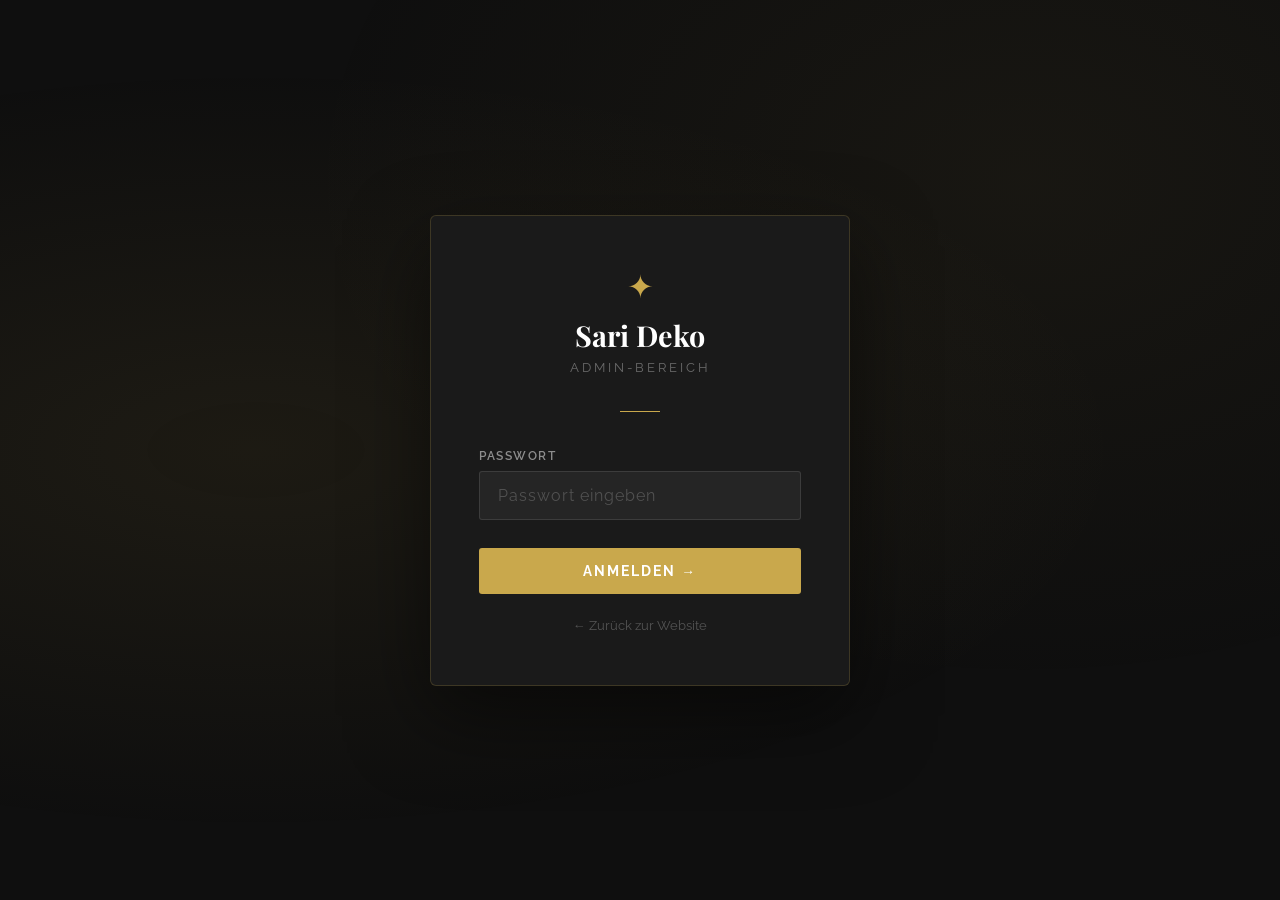
<file: admin/dashboard.html>
<!DOCTYPE html>
<html lang="de">
<head>
  <meta charset="UTF-8" />
  <meta name="viewport" content="width=device-width, initial-scale=1.0" />
  <title>Admin Dashboard – Sari Deko</title>
  <link rel="preconnect" href="https://fonts.googleapis.com" />
  <link href="https://fonts.googleapis.com/css2?family=Playfair+Display:wght@700&family=Raleway:wght@300;400;500;600;700&display=swap" rel="stylesheet" />
  <script src="../js/gallery-config.js"></script>
  <style>
    *, *::before, *::after { box-sizing: border-box; margin: 0; padding: 0; }

    :root {
      --gold: #c9a84c;
      --gold-dark: #a07830;
      --dark: #0f0f0f;
      --dark-2: #1a1a1a;
      --dark-3: #242424;
      --border: rgba(255,255,255,0.08);
      --text: rgba(255,255,255,0.85);
      --text-dim: rgba(255,255,255,0.4);
    }

    body {
      font-family: 'Raleway', sans-serif;
      background: var(--dark);
      color: var(--text);
      min-height: 100vh;
      display: flex;
    }

    /* ---- SIDEBAR ---- */
    .sidebar {
      width: 260px;
      min-height: 100vh;
      background: var(--dark-2);
      border-right: 1px solid var(--border);
      display: flex;
      flex-direction: column;
      position: fixed;
      top: 0; left: 0; bottom: 0;
      z-index: 100;
    }

    .sidebar-logo {
      padding: 28px 24px 24px;
      border-bottom: 1px solid var(--border);
    }
    .sidebar-logo .icon { color: var(--gold); font-size: 1.3rem; }
    .sidebar-logo h2 {
      font-family: 'Playfair Display', serif;
      font-size: 1.3rem;
      color: #fff;
      margin-top: 4px;
    }
    .sidebar-logo p {
      font-size: 0.72rem;
      letter-spacing: 2px;
      text-transform: uppercase;
      color: var(--text-dim);
      margin-top: 2px;
    }

    .sidebar-nav {
      padding: 20px 0;
      flex: 1;
    }

    .nav-section-label {
      font-size: 0.67rem;
      letter-spacing: 2px;
      text-transform: uppercase;
      color: var(--text-dim);
      padding: 10px 24px 6px;
    }

    .sidebar-nav a {
      display: flex;
      align-items: center;
      gap: 12px;
      padding: 12px 24px;
      color: var(--text-dim);
      text-decoration: none;
      font-size: 0.88rem;
      font-weight: 500;
      transition: all 0.2s;
      border-left: 3px solid transparent;
    }
    .sidebar-nav a:hover {
      color: var(--text);
      background: rgba(255,255,255,0.04);
    }
    .sidebar-nav a.active {
      color: var(--gold);
      background: rgba(201,168,76,0.08);
      border-left-color: var(--gold);
    }
    .sidebar-nav a .nav-icon { font-size: 1rem; width: 20px; text-align: center; }

    .sidebar-bottom {
      padding: 16px 24px;
      border-top: 1px solid var(--border);
      display: flex;
      flex-direction: column;
      gap: 10px;
    }
    .sidebar-bottom a {
      font-size: 0.82rem;
      color: var(--text-dim);
      text-decoration: none;
      display: flex;
      align-items: center;
      gap: 8px;
      transition: color 0.2s;
    }
    .sidebar-bottom a:hover { color: var(--text); }

    /* ---- MAIN ---- */
    .main {
      margin-left: 260px;
      flex: 1;
      padding: 36px;
      min-height: 100vh;
    }

    .page-header {
      margin-bottom: 36px;
      display: flex;
      align-items: center;
      justify-content: space-between;
    }
    .page-header h1 {
      font-family: 'Playfair Display', serif;
      font-size: 1.7rem;
      color: #fff;
    }
    .page-header p { color: var(--text-dim); font-size: 0.88rem; margin-top: 4px; }

    .badge-live {
      background: rgba(50,200,100,0.12);
      border: 1px solid rgba(50,200,100,0.3);
      color: #5de898;
      font-size: 0.72rem;
      font-weight: 700;
      letter-spacing: 1px;
      text-transform: uppercase;
      padding: 6px 14px;
      border-radius: 20px;
      display: flex;
      align-items: center;
      gap: 6px;
    }
    .badge-live::before {
      content: '';
      width: 6px; height: 6px;
      background: #5de898;
      border-radius: 50%;
      animation: pulse 2s infinite;
    }

    /* ---- TABS ---- */
    .tabs {
      display: flex;
      gap: 4px;
      background: var(--dark-2);
      border: 1px solid var(--border);
      border-radius: 6px;
      padding: 4px;
      margin-bottom: 32px;
      width: fit-content;
    }

    .tab-btn {
      padding: 10px 24px;
      border-radius: 4px;
      border: none;
      background: transparent;
      color: var(--text-dim);
      font-family: 'Raleway', sans-serif;
      font-size: 0.85rem;
      font-weight: 600;
      cursor: pointer;
      transition: all 0.2s;
      letter-spacing: 0.3px;
    }
    .tab-btn.active {
      background: var(--gold);
      color: #fff;
    }
    .tab-btn:hover:not(.active) { color: var(--text); background: rgba(255,255,255,0.05); }

    /* ---- TAB PANELS ---- */
    .tab-panel { display: none; }
    .tab-panel.active { display: block; }

    /* ---- KARTEN ---- */
    .card {
      background: var(--dark-2);
      border: 1px solid var(--border);
      border-radius: 6px;
      padding: 28px;
      margin-bottom: 24px;
    }
    .card-title {
      font-size: 1rem;
      font-weight: 700;
      color: #fff;
      margin-bottom: 6px;
      display: flex;
      align-items: center;
      gap: 10px;
    }
    .card-desc {
      font-size: 0.83rem;
      color: var(--text-dim);
      margin-bottom: 22px;
    }

    /* ---- UPLOAD ZONE ---- */
    .upload-zone {
      border: 2px dashed rgba(201,168,76,0.3);
      border-radius: 6px;
      padding: 40px 24px;
      text-align: center;
      transition: all 0.3s;
    }
    .upload-zone.drag-over {
      border-color: var(--gold);
      background: rgba(201,168,76,0.06);
    }
    .upload-icon { font-size: 2.5rem; margin-bottom: 14px; }
    .upload-zone h3 { font-size: 1rem; color: #fff; margin-bottom: 8px; }
    .upload-zone p { font-size: 0.82rem; color: var(--text-dim); margin-bottom: 18px; }

    /* Versteckter echter File-Input */
    #file-input { display: none; }

    /* Sichtbarer Auswahl-Button */
    .btn-upload {
      display: inline-block;
      padding: 12px 28px;
      background: var(--gold);
      color: #fff;
      border: none;
      border-radius: 4px;
      font-family: 'Raleway', sans-serif;
      font-size: 0.85rem;
      font-weight: 700;
      letter-spacing: 1px;
      cursor: pointer;
      transition: all 0.3s;
    }
    .btn-upload:hover {
      background: var(--gold-dark);
      transform: translateY(-1px);
      box-shadow: 0 6px 20px rgba(201,168,76,0.3);
    }

    /* Fortschrittsbalken */
    .upload-progress {
      display: none;
      margin-top: 16px;
      background: rgba(255,255,255,0.08);
      border-radius: 4px;
      height: 6px;
      overflow: hidden;
    }
    .upload-progress-bar {
      height: 100%;
      background: var(--gold);
      width: 0%;
      transition: width 0.3s;
      border-radius: 4px;
    }
    .upload-status {
      display: none;
      margin-top: 10px;
      font-size: 0.8rem;
      color: var(--text-dim);
    }
    .upload-error {
      display: none;
      margin-top: 12px;
      background: rgba(220,50,50,0.1);
      border: 1px solid rgba(220,50,50,0.3);
      color: #ff6b6b;
      padding: 10px 14px;
      border-radius: 4px;
      font-size: 0.82rem;
    }

    /* ---- BILD-GRID ---- */
    .img-grid {
      display: grid;
      grid-template-columns: repeat(auto-fill, minmax(160px, 1fr));
      gap: 14px;
      margin-top: 24px;
    }

    .img-item {
      position: relative;
      border-radius: 4px;
      overflow: hidden;
      aspect-ratio: 1;
      background: var(--dark-3);
      border: 1px solid var(--border);
    }
    .img-item img {
      width: 100%; height: 100%;
      object-fit: cover;
      display: block;
    }
    .img-item-overlay {
      position: absolute;
      inset: 0;
      background: rgba(0,0,0,0.7);
      display: flex;
      flex-direction: column;
      align-items: center;
      justify-content: center;
      gap: 8px;
      opacity: 0;
      transition: opacity 0.2s;
    }
    .img-item:hover .img-item-overlay { opacity: 1; }

    .img-item-name {
      font-size: 0.72rem;
      color: rgba(255,255,255,0.7);
      text-align: center;
      padding: 0 8px;
      white-space: nowrap;
      overflow: hidden;
      text-overflow: ellipsis;
      max-width: 100%;
    }

    .btn-delete {
      background: rgba(220,50,50,0.8);
      color: #fff;
      border: none;
      border-radius: 3px;
      padding: 6px 14px;
      font-size: 0.75rem;
      font-weight: 600;
      cursor: pointer;
      transition: background 0.2s;
    }
    .btn-delete:hover { background: rgba(220,50,50,1); }

    .empty-state {
      text-align: center;
      padding: 40px;
      color: var(--text-dim);
      font-size: 0.88rem;
    }
    .empty-state .empty-icon { font-size: 2rem; margin-bottom: 10px; }

    /* ---- FORMULAR ---- */
    .form-row {
      margin-bottom: 20px;
    }
    .form-row label {
      display: block;
      font-size: 0.78rem;
      font-weight: 600;
      letter-spacing: 1px;
      text-transform: uppercase;
      color: var(--text-dim);
      margin-bottom: 8px;
    }
    .form-row input,
    .form-row textarea {
      width: 100%;
      padding: 12px 16px;
      background: rgba(255,255,255,0.04);
      border: 1px solid var(--border);
      border-radius: 4px;
      color: #fff;
      font-family: 'Raleway', sans-serif;
      font-size: 0.92rem;
      transition: border-color 0.3s;
      outline: none;
      resize: vertical;
    }
    .form-row input:focus,
    .form-row textarea:focus {
      border-color: var(--gold);
      background: rgba(201,168,76,0.04);
    }
    .form-row textarea { min-height: 100px; }

    .form-grid { display: grid; grid-template-columns: 1fr 1fr; gap: 16px; }

    .btn-save {
      padding: 12px 30px;
      background: var(--gold);
      color: #fff;
      border: none;
      border-radius: 4px;
      font-family: 'Raleway', sans-serif;
      font-size: 0.85rem;
      font-weight: 700;
      letter-spacing: 1px;
      text-transform: uppercase;
      cursor: pointer;
      transition: all 0.3s;
    }
    .btn-save:hover {
      background: var(--gold-dark);
      transform: translateY(-1px);
      box-shadow: 0 6px 20px rgba(201,168,76,0.3);
    }

    .save-success {
      display: none;
      background: rgba(50,200,100,0.1);
      border: 1px solid rgba(50,200,100,0.3);
      color: #5de898;
      padding: 10px 16px;
      border-radius: 4px;
      font-size: 0.85rem;
      margin-top: 14px;
    }

    /* ---- PASSWORT ÄNDERN ---- */
    .pw-info {
      background: rgba(201,168,76,0.07);
      border: 1px solid rgba(201,168,76,0.2);
      border-radius: 4px;
      padding: 14px 18px;
      font-size: 0.85rem;
      color: rgba(201,168,76,0.9);
      margin-bottom: 20px;
    }

    /* ---- STATS ---- */
    .stats-grid {
      display: grid;
      grid-template-columns: repeat(3, 1fr);
      gap: 16px;
      margin-bottom: 28px;
    }
    .stat-card {
      background: var(--dark-2);
      border: 1px solid var(--border);
      border-radius: 6px;
      padding: 22px;
    }
    .stat-card .stat-label {
      font-size: 0.75rem;
      letter-spacing: 1px;
      text-transform: uppercase;
      color: var(--text-dim);
      margin-bottom: 8px;
    }
    .stat-card .stat-val {
      font-family: 'Playfair Display', serif;
      font-size: 2rem;
      color: var(--gold);
      font-weight: 700;
    }
    .stat-card .stat-sub { font-size: 0.78rem; color: var(--text-dim); margin-top: 4px; }

    /* ---- ANIMATION ---- */
    @keyframes pulse {
      0%, 100% { opacity: 1; }
      50% { opacity: 0.3; }
    }

    /* ---- TOAST ---- */
    .toast {
      position: fixed;
      bottom: 28px;
      right: 28px;
      background: var(--dark-2);
      border: 1px solid rgba(50,200,100,0.4);
      color: #5de898;
      padding: 14px 22px;
      border-radius: 6px;
      font-size: 0.88rem;
      font-weight: 600;
      box-shadow: 0 8px 30px rgba(0,0,0,0.5);
      transform: translateY(80px);
      opacity: 0;
      transition: all 0.35s ease;
      z-index: 9999;
    }
    .toast.show { transform: translateY(0); opacity: 1; }
  </style>
</head>
<body>

  <!-- SIDEBAR -->
  <aside class="sidebar">
    <div class="sidebar-logo">
      <span class="icon">✦</span>
      <h2>Sari Deko</h2>
      <p>Admin-Bereich</p>
    </div>

    <nav class="sidebar-nav">
      <div class="nav-section-label">Verwaltung</div>
      <a href="#" class="active" onclick="showTab('galerie', this)">
        <span class="nav-icon">🖼️</span> Galerie & Bilder
      </a>
      <a href="#" onclick="showTab('texte', this)">
        <span class="nav-icon">✏️</span> Texte & Inhalte
      </a>
      <a href="#" onclick="showTab('kontakt', this)">
        <span class="nav-icon">📬</span> Kontaktdaten
      </a>
      <a href="#" onclick="showTab('einstellungen', this)">
        <span class="nav-icon">⚙️</span> Einstellungen
      </a>
    </nav>

    <div class="sidebar-bottom">
      <a href="../index.html" target="_blank">🌐 Website ansehen</a>
      <a href="#" onclick="logout()">🚪 Abmelden</a>
    </div>
  </aside>

  <!-- MAIN CONTENT -->
  <main class="main">

    <div class="page-header">
      <div>
        <h1>Dashboard</h1>
        <p>Willkommen zurück! Verwalte hier deine Website-Inhalte.</p>
      </div>
      <div class="badge-live">Live</div>
    </div>

    <!-- STATS -->
    <div class="stats-grid">
      <div class="stat-card">
        <div class="stat-label">Bilder in Galerie</div>
        <div class="stat-val" id="stat-bilder">0</div>
        <div class="stat-sub">Hochgeladene Fotos</div>
      </div>
      <div class="stat-card">
        <div class="stat-label">Letzte Änderung</div>
        <div class="stat-val" style="font-size:1.1rem; padding-top:10px;" id="stat-datum">–</div>
        <div class="stat-sub">Datum der letzten Speicherung</div>
      </div>
      <div class="stat-card">
        <div class="stat-label">Status</div>
        <div class="stat-val" style="font-size:1.1rem; color:#5de898; padding-top:10px;">Aktiv</div>
        <div class="stat-sub">Website ist online</div>
      </div>
    </div>

    <!-- TABS -->
    <div class="tabs">
      <button class="tab-btn active" onclick="showTabByBtn('galerie', this)">🖼️ Galerie</button>
      <button class="tab-btn" onclick="showTabByBtn('texte', this)">✏️ Texte</button>
      <button class="tab-btn" onclick="showTabByBtn('kontakt', this)">📬 Kontakt</button>
      <button class="tab-btn" onclick="showTabByBtn('einstellungen', this)">⚙️ Einstellungen</button>
    </div>

    <!-- ==================== TAB: GALERIE ==================== -->
    <div class="tab-panel active" id="panel-galerie">

      <div class="card">
        <div class="card-title">📤 Bilder hochladen</div>
        <div class="card-desc">Wähle Bilder von deinem Computer aus — sie erscheinen sofort in der Galerie auf der Website.</div>

        <!-- Versteckter File-Input -->
        <input type="file" id="file-input" accept="image/*" multiple />

        <div class="upload-zone" id="upload-zone">
          <div class="upload-icon">🖼️</div>
          <h3>Bilder hier reinziehen</h3>
          <p>JPG, PNG, WEBP — mehrere gleichzeitig möglich</p>
          <button class="btn-upload" onclick="document.getElementById('file-input').click()">
            📂 Bilder auswählen
          </button>
          <div class="upload-progress" id="upload-progress">
            <div class="upload-progress-bar" id="upload-bar"></div>
          </div>
          <div class="upload-status" id="upload-status"></div>
          <div class="upload-error" id="upload-error"></div>
        </div>
      </div>

      <div class="card">
        <div class="card-title">📁 Hochgeladene Bilder <span id="img-count" style="color:var(--text-dim); font-weight:400; font-size:0.85rem;">(0)</span></div>
        <div class="card-desc">Klicke auf ein Bild um es zu löschen.</div>

        <div class="img-grid" id="img-grid">
          <div class="empty-state" id="empty-state" style="grid-column:1/-1">
            <div class="empty-icon">📷</div>
            <p>Noch keine Bilder hochgeladen.</p>
          </div>
        </div>
      </div>

      <!-- DEPLOY-ANLEITUNG -->
      <div class="card" style="border-color: rgba(201,168,76,0.3); background: rgba(201,168,76,0.05);">
        <div class="card-title" style="color: var(--gold);">🌐 Bilder live schalten (auf allen Geräten sichtbar)</div>
        <div class="card-desc">Bilder die du oben hochlädst, sind nur auf <strong style="color:var(--text)">diesem Computer</strong> sichtbar. Um sie auf Handy & überall anzuzeigen, folge diesen 3 Schritten:</div>

        <div style="display:flex; flex-direction:column; gap:14px; margin-bottom:24px;">
          <div style="display:flex; gap:14px; align-items:flex-start;">
            <div style="width:32px;height:32px;border-radius:50%;background:var(--gold);color:#fff;display:flex;align-items:center;justify-content:center;font-weight:700;font-size:0.9rem;flex-shrink:0;">1</div>
            <div>
              <div style="font-weight:700;color:var(--text);font-size:0.9rem;margin-bottom:4px;">Fotos in den images/ Ordner kopieren</div>
              <div style="font-size:0.82rem;color:var(--text-dim);">Deine Fotos aus dem DJ SARI DEKO Ordner hinein kopieren nach:<br/><code style="background:rgba(255,255,255,0.08);padding:3px 8px;border-radius:3px;font-size:0.78rem;">DJ SARI DEKO\DJ SARI DEKO\images\</code></div>
            </div>
          </div>
          <div style="display:flex; gap:14px; align-items:flex-start;">
            <div style="width:32px;height:32px;border-radius:50%;background:var(--gold);color:#fff;display:flex;align-items:center;justify-content:center;font-weight:700;font-size:0.9rem;flex-shrink:0;">2</div>
            <div>
              <div style="font-weight:700;color:var(--text);font-size:0.9rem;margin-bottom:4px;">Dateinamen unten eintragen & Config herunterladen</div>
              <div style="font-size:0.82rem;color:var(--text-dim);">Trage die Dateinamen ein und klicke "gallery-config.js herunterladen"</div>
            </div>
          </div>
          <div style="display:flex; gap:14px; align-items:flex-start;">
            <div style="width:32px;height:32px;border-radius:50%;background:var(--gold);color:#fff;display:flex;align-items:center;justify-content:center;font-weight:700;font-size:0.9rem;flex-shrink:0;">3</div>
            <div>
              <div style="font-weight:700;color:var(--text);font-size:0.9rem;margin-bottom:4px;">Heruntergeladene Datei ersetzen & neu deployen</div>
              <div style="font-size:0.82rem;color:var(--text-dim);">Die neue <code style="background:rgba(255,255,255,0.08);padding:2px 6px;border-radius:3px;">gallery-config.js</code> in den <code style="background:rgba(255,255,255,0.08);padding:2px 6px;border-radius:3px;">js/</code> Ordner verschieben, dann im Terminal: <code style="background:rgba(255,255,255,0.08);padding:2px 6px;border-radius:3px;">npx vercel</code></div>
            </div>
          </div>
        </div>

        <div style="border-top:1px solid rgba(255,255,255,0.08);padding-top:20px;">
          <div style="font-size:0.82rem;font-weight:700;letter-spacing:1px;text-transform:uppercase;color:var(--text-dim);margin-bottom:12px;">Dateinamen deiner Bilder eingeben:</div>
          <div id="deploy-inputs" style="display:flex;flex-direction:column;gap:8px;margin-bottom:12px;">
            <div class="deploy-row" style="display:grid;grid-template-columns:1fr 1fr auto;gap:8px;">
              <input type="text" placeholder="z.B. hochzeit1.jpg" class="deploy-filename" style="background:rgba(255,255,255,0.06);border:1px solid rgba(255,255,255,0.12);border-radius:4px;padding:9px 12px;color:#fff;font-family:monospace;font-size:0.82rem;outline:none;" />
              <input type="text" placeholder="Bezeichnung (z.B. Hochzeit)" class="deploy-label" style="background:rgba(255,255,255,0.06);border:1px solid rgba(255,255,255,0.12);border-radius:4px;padding:9px 12px;color:#fff;font-family:'Raleway',sans-serif;font-size:0.82rem;outline:none;" />
              <button onclick="removeDeployRow(this)" style="background:rgba(220,50,50,0.2);border:none;border-radius:4px;color:#ff6b6b;padding:9px 12px;cursor:pointer;font-size:0.85rem;">✕</button>
            </div>
          </div>
          <div style="display:flex;gap:10px;flex-wrap:wrap;">
            <button onclick="addDeployRow()" style="background:rgba(255,255,255,0.08);border:1px solid rgba(255,255,255,0.15);border-radius:4px;color:var(--text);padding:9px 16px;cursor:pointer;font-family:'Raleway',sans-serif;font-size:0.82rem;">+ Bild hinzufügen</button>
            <button onclick="downloadGalleryConfig()" style="background:var(--gold);border:none;border-radius:4px;color:#fff;padding:9px 20px;cursor:pointer;font-family:'Raleway',sans-serif;font-size:0.82rem;font-weight:700;">⬇ gallery-config.js herunterladen</button>
          </div>
        </div>
      </div>

    </div>

    <!-- ==================== TAB: TEXTE ==================== -->
    <div class="tab-panel" id="panel-texte">
      <div class="card">
        <div class="card-title">🏠 Startseite – Haupttexte</div>
        <div class="card-desc">Diese Texte erscheinen auf der Startseite deiner Website.</div>

        <div class="form-row">
          <label>Firmenname / Logo-Text</label>
          <input type="text" id="t-firmenname" placeholder="z.B. Sari Deko" />
        </div>
        <div class="form-row">
          <label>Hero-Untertitel (kleiner Text über dem großen Namen)</label>
          <input type="text" id="t-hero-sub" placeholder="z.B. Willkommen bei" />
        </div>
        <div class="form-row">
          <label>Hero-Tagline (Beschreibung unter dem Logo)</label>
          <input type="text" id="t-hero-tagline" placeholder="z.B. Traumhafte Dekorationen für Hochzeiten..." />
        </div>
        <div class="form-row">
          <label>Über uns – Text</label>
          <textarea id="t-ueber" placeholder="Kurze Beschreibung über das Unternehmen..."></textarea>
        </div>

        <button class="btn-save" onclick="saveTexte()">💾 Texte speichern</button>
        <div class="save-success" id="save-texte-ok">✅ Texte wurden gespeichert und erscheinen auf der Website!</div>
      </div>
    </div>

    <!-- ==================== TAB: KONTAKT ==================== -->
    <div class="tab-panel" id="panel-kontakt">
      <div class="card">
        <div class="card-title">📬 Kontaktdaten</div>
        <div class="card-desc">Diese Infos erscheinen im Footer und auf der Kontaktseite.</div>

        <div class="form-grid">
          <div class="form-row">
            <label>E-Mail-Adresse</label>
            <input type="email" id="k-email" placeholder="info@sarideko.de" />
          </div>
          <div class="form-row">
            <label>Telefonnummer</label>
            <input type="tel" id="k-tel" placeholder="+49 123 456 789" />
          </div>
        </div>

        <div class="form-row">
          <label>Adresse / Standort</label>
          <input type="text" id="k-adresse" placeholder="Musterstadt, Deutschland" />
        </div>
        <div class="form-row">
          <label>Instagram-Link (optional)</label>
          <input type="url" id="k-instagram" placeholder="https://instagram.com/..." />
        </div>
        <div class="form-row">
          <label>Facebook-Link (optional)</label>
          <input type="url" id="k-facebook" placeholder="https://facebook.com/..." />
        </div>

        <button class="btn-save" onclick="saveKontakt()">💾 Kontaktdaten speichern</button>
        <div class="save-success" id="save-kontakt-ok">✅ Kontaktdaten wurden gespeichert!</div>
      </div>
    </div>

    <!-- ==================== TAB: EINSTELLUNGEN ==================== -->
    <div class="tab-panel" id="panel-einstellungen">
      <div class="card">
        <div class="card-title">🔑 Passwort ändern</div>
        <div class="card-desc">Ändere das Admin-Passwort für diesen Bereich.</div>

        <div class="pw-info">⚠️ Merke dir das neue Passwort gut — es wird lokal gespeichert.</div>

        <div class="form-row">
          <label>Aktuelles Passwort</label>
          <input type="password" id="pw-aktuell" placeholder="••••••••" />
        </div>
        <div class="form-grid">
          <div class="form-row">
            <label>Neues Passwort</label>
            <input type="password" id="pw-neu" placeholder="••••••••" />
          </div>
          <div class="form-row">
            <label>Wiederholen</label>
            <input type="password" id="pw-wdh" placeholder="••••••••" />
          </div>
        </div>
        <button class="btn-save" onclick="changePassword()">🔑 Passwort ändern</button>
        <div class="save-success" id="save-pw-ok">✅ Passwort wurde geändert!</div>
        <div class="save-success" id="save-pw-err" style="border-color:rgba(220,50,50,0.3); color:#ff6b6b; background:rgba(220,50,50,0.07);">❌ Fehler! Überprüfe das aktuelle Passwort und ob die neuen übereinstimmen.</div>
      </div>

      <div class="card">
        <div class="card-title">🗑️ Alle Daten zurücksetzen</div>
        <div class="card-desc">Löscht alle hochgeladenen Bilder und gespeicherten Texte (nicht rückgängig machbar).</div>
        <button class="btn-save" style="background:#c0392b;" onclick="resetAll()">🗑️ Alles zurücksetzen</button>
      </div>
    </div>

  </main>

  <!-- TOAST NOTIFICATION -->
  <div class="toast" id="toast"></div>

  <script>
  // ============================================================
  //  SCHUTZ: Nicht eingeloggt → weiterleiten
  // ============================================================
  if (sessionStorage.getItem('admin_logged_in') !== 'true') {
    window.location.href = 'login.html';
  }

  // ============================================================
  //  PASSWORT aus localStorage laden (kann geändert werden)
  // ============================================================
  let ADMIN_PASSWORD = localStorage.getItem('admin_password') || 'SariDeko2025';

  // ============================================================
  //  TABS
  // ============================================================
  function showTab(name, linkEl) {
    document.querySelectorAll('.tab-panel').forEach(p => p.classList.remove('active'));
    document.querySelectorAll('.sidebar-nav a').forEach(a => a.classList.remove('active'));
    document.querySelectorAll('.tab-btn').forEach(b => b.classList.remove('active'));

    document.getElementById('panel-' + name).classList.add('active');
    if (linkEl) linkEl.classList.add('active');

    const btnIdx = ['galerie','texte','kontakt','einstellungen'].indexOf(name);
    document.querySelectorAll('.tab-btn')[btnIdx].classList.add('active');
  }

  function showTabByBtn(name, btnEl) {
    document.querySelectorAll('.tab-panel').forEach(p => p.classList.remove('active'));
    document.querySelectorAll('.tab-btn').forEach(b => b.classList.remove('active'));
    document.querySelectorAll('.sidebar-nav a').forEach(a => a.classList.remove('active'));

    document.getElementById('panel-' + name).classList.add('active');
    btnEl.classList.add('active');

    const linkIdx = ['galerie','texte','kontakt','einstellungen'].indexOf(name);
    document.querySelectorAll('.sidebar-nav a')[linkIdx].classList.add('active');
  }

  // ============================================================
  //  TOAST
  // ============================================================
  function showToast(msg) {
    const t = document.getElementById('toast');
    t.textContent = msg;
    t.classList.add('show');
    setTimeout(() => t.classList.remove('show'), 3000);
  }

  // ============================================================
  //  GALLERY-CONFIG STATE: aus gallery-config.js oder localStorage
  // ============================================================
  let galleryConfig = JSON.parse(localStorage.getItem('sari_gallery_config') || 'null');
  if (!galleryConfig && typeof GALLERY_IMAGES !== 'undefined') {
    galleryConfig = GALLERY_IMAGES.map(img => ({ src: img.src, label: img.label }));
    localStorage.setItem('sari_gallery_config', JSON.stringify(galleryConfig));
  }
  if (!galleryConfig) galleryConfig = [];

  function saveGalleryConfig() {
    localStorage.setItem('sari_gallery_config', JSON.stringify(galleryConfig));
  }

  function autoDownloadConfig() {
    const eintraege = galleryConfig.map(item =>
      `  { src: '${item.src}', label: '${item.label}' }`
    );
    const inhalt =
`// ================================================
//  SARI DEKO – Galerie Konfiguration
//  Automatisch aktualisiert am ${new Date().toLocaleString('de-DE')}
// ================================================

const GALLERY_IMAGES = [
${eintraege.join(',\n')},
];
`;
    const blob = new Blob([inhalt], { type: 'text/javascript' });
    const url  = URL.createObjectURL(blob);
    const a    = document.createElement('a');
    a.href     = url;
    a.download = 'gallery-config.js';
    a.click();
    URL.revokeObjectURL(url);
  }

  // ============================================================
  //  BILDER: Laden aus localStorage
  // ============================================================
  let images = JSON.parse(localStorage.getItem('sari_images') || '[]');

  function saveImages() {
    try {
      localStorage.setItem('sari_images', JSON.stringify(images));
      updateStats();
    } catch (e) {
      // localStorage voll → letztes Bild entfernen und Fehler anzeigen
      images.pop();
      zeigeFehler('⚠️ Speicher fast voll! Bitte lösche erst ältere Bilder bevor du neue hochlädst.');
    }
  }

  function zeigeFehler(msg) {
    const el = document.getElementById('upload-error');
    el.textContent = msg;
    el.style.display = 'block';
    setTimeout(() => el.style.display = 'none', 5000);
  }

  function renderImages() {
    const grid = document.getElementById('img-grid');
    const empty = document.getElementById('empty-state');
    const count = document.getElementById('img-count');

    if (images.length === 0) {
      grid.innerHTML = '';
      grid.appendChild(empty);
      empty.style.display = 'block';
      count.textContent = '(0)';
      return;
    }

    empty.style.display = 'none';
    count.textContent = `(${images.length})`;

    grid.innerHTML = '';
    images.forEach((img, idx) => {
      const item = document.createElement('div');
      item.className = 'img-item';
      item.innerHTML = `
        <img src="${img.data}" alt="${img.name}" />
        <div class="img-item-overlay">
          <div class="img-item-name">${img.name}</div>
          <button class="btn-delete" onclick="deleteImage(${idx})">🗑 Löschen</button>
        </div>
      `;
      grid.appendChild(item);
    });
  }

  function deleteImage(idx) {
    if (!confirm('Bild wirklich löschen?')) return;
    const deletedName = images[idx].name;
    images.splice(idx, 1);
    saveImages();
    renderImages();

    // Aus gallery-config entfernen und auto-herunterladen
    galleryConfig = galleryConfig.filter(item => item.src !== 'images/' + deletedName);
    saveGalleryConfig();
    autoDownloadConfig();
    showToast('🗑️ Gelöscht – gallery-config.js heruntergeladen! In js/ ablegen & git push.');
  }

  // ============================================================
  //  BILDER: Upload — Klick-Button + Drag & Drop
  // ============================================================
  const fileInput = document.getElementById('file-input');
  const zone = document.getElementById('upload-zone');

  // Klick über den echten Button (onclick im HTML) → fileInput.click()
  fileInput.addEventListener('change', function () {
    if (this.files && this.files.length > 0) {
      handleFiles(this.files);
    }
    this.value = ''; // Reset: gleiches Bild nochmal wählbar
  });

  // Drag & Drop auf die Zone
  zone.addEventListener('dragover', e => { e.preventDefault(); zone.classList.add('drag-over'); });
  zone.addEventListener('dragleave', e => { if (!zone.contains(e.relatedTarget)) zone.classList.remove('drag-over'); });
  zone.addEventListener('drop', e => {
    e.preventDefault();
    zone.classList.remove('drag-over');
    if (e.dataTransfer.files.length > 0) handleFiles(e.dataTransfer.files);
  });

  // ============================================================
  //  Bildkomprimierung via Canvas (max 1200px, JPEG 80%)
  //  → verhindert dass localStorage überläuft
  // ============================================================
  function komprimiereBild(file, callback) {
    const reader = new FileReader();
    reader.onload = function(e) {
      const img = new Image();
      img.onload = function() {
        const MAX = 1200;
        let w = img.width, h = img.height;

        // Skalieren falls zu groß
        if (w > MAX || h > MAX) {
          if (w > h) { h = Math.round(h * MAX / w); w = MAX; }
          else       { w = Math.round(w * MAX / h); h = MAX; }
        }

        const canvas = document.createElement('canvas');
        canvas.width = w;
        canvas.height = h;
        const ctx = canvas.getContext('2d');
        ctx.drawImage(img, 0, 0, w, h);

        // Als JPEG mit 80% Qualität ausgeben
        const compressed = canvas.toDataURL('image/jpeg', 0.80);
        callback(compressed);
      };
      img.src = e.target.result;
    };
    reader.readAsDataURL(file);
  }

  function handleFiles(files) {
    const liste = Array.from(files).filter(f => f.type.startsWith('image/'));
    if (liste.length === 0) {
      zeigeFehler('❌ Bitte nur Bilddateien wählen (JPG, PNG, WEBP).');
      return;
    }

    // Fortschrittsanzeige einblenden
    const progressWrap = document.getElementById('upload-progress');
    const progressBar  = document.getElementById('upload-bar');
    const statusEl     = document.getElementById('upload-status');
    progressWrap.style.display = 'block';
    statusEl.style.display = 'block';

    let fertig = 0;
    const total = liste.length;

    liste.forEach((file, i) => {
      statusEl.textContent = `Verarbeite Bild ${i + 1} von ${total}…`;

      komprimiereBild(file, function(komprimiert) {
        images.push({ name: file.name, data: komprimiert });
        fertig++;
        progressBar.style.width = Math.round((fertig / total) * 100) + '%';
        statusEl.textContent = `${fertig} von ${total} fertig…`;

        if (fertig === total) {
          saveImages();
          renderImages();
          progressBar.style.width = '100%';
          statusEl.textContent = `✅ ${total} Bild${total > 1 ? 'er' : ''} erfolgreich gespeichert!`;
          showToast(`✅ ${total} Bild${total > 1 ? 'er' : ''} hochgeladen!`);
          setTimeout(() => {
            progressWrap.style.display = 'none';
            statusEl.style.display = 'none';
            progressBar.style.width = '0%';
          }, 2500);
        }
      });
    });
  }

  // ============================================================
  //  TEXTE speichern
  // ============================================================
  function loadTexte() {
    const t = JSON.parse(localStorage.getItem('sari_texte') || '{}');
    document.getElementById('t-firmenname').value   = t.firmenname  || 'Sari Deko';
    document.getElementById('t-hero-sub').value     = t.heroSub     || 'Willkommen bei';
    document.getElementById('t-hero-tagline').value = t.heroTagline || 'Traumhafte Dekorationen für Hochzeiten, Events & besondere Momente';
    document.getElementById('t-ueber').value        = t.ueber       || '';
  }

  function saveTexte() {
    const t = {
      firmenname:  document.getElementById('t-firmenname').value,
      heroSub:     document.getElementById('t-hero-sub').value,
      heroTagline: document.getElementById('t-hero-tagline').value,
      ueber:       document.getElementById('t-ueber').value,
      savedAt:     new Date().toLocaleString('de-DE')
    };
    localStorage.setItem('sari_texte', JSON.stringify(t));
    localStorage.setItem('sari_last_change', t.savedAt);
    updateStats();
    showSuccessMsg('save-texte-ok');
    showToast('✅ Texte gespeichert!');
  }

  // ============================================================
  //  KONTAKT speichern
  // ============================================================
  function loadKontakt() {
    const k = JSON.parse(localStorage.getItem('sari_kontakt') || '{}');
    document.getElementById('k-email').value     = k.email     || '';
    document.getElementById('k-tel').value       = k.tel       || '';
    document.getElementById('k-adresse').value   = k.adresse   || '';
    document.getElementById('k-instagram').value = k.instagram || '';
    document.getElementById('k-facebook').value  = k.facebook  || '';
  }

  function saveKontakt() {
    const k = {
      email:     document.getElementById('k-email').value,
      tel:       document.getElementById('k-tel').value,
      adresse:   document.getElementById('k-adresse').value,
      instagram: document.getElementById('k-instagram').value,
      facebook:  document.getElementById('k-facebook').value
    };
    localStorage.setItem('sari_kontakt', JSON.stringify(k));
    localStorage.setItem('sari_last_change', new Date().toLocaleString('de-DE'));
    updateStats();
    showSuccessMsg('save-kontakt-ok');
    showToast('✅ Kontaktdaten gespeichert!');
  }

  // ============================================================
  //  PASSWORT ÄNDERN
  // ============================================================
  function changePassword() {
    const aktuell = document.getElementById('pw-aktuell').value;
    const neu = document.getElementById('pw-neu').value;
    const wdh = document.getElementById('pw-wdh').value;

    if (aktuell !== ADMIN_PASSWORD || neu !== wdh || neu.length < 4) {
      showSuccessMsg('save-pw-err');
      return;
    }

    ADMIN_PASSWORD = neu;
    localStorage.setItem('admin_password', neu);
    document.getElementById('pw-aktuell').value = '';
    document.getElementById('pw-neu').value = '';
    document.getElementById('pw-wdh').value = '';
    showSuccessMsg('save-pw-ok');
    showToast('🔑 Passwort geändert!');
  }

  // ============================================================
  //  ALLES ZURÜCKSETZEN
  // ============================================================
  function resetAll() {
    if (!confirm('Wirklich ALLE Bilder und Texte löschen? Das kann nicht rückgängig gemacht werden!')) return;
    localStorage.removeItem('sari_images');
    localStorage.removeItem('sari_texte');
    localStorage.removeItem('sari_kontakt');
    localStorage.removeItem('sari_last_change');
    images = [];
    saveImages();
    renderImages();
    loadTexte();
    loadKontakt();
    updateStats();
    showToast('🗑️ Alle Daten wurden gelöscht');
  }

  // ============================================================
  //  DEPLOY-HELPER: gallery-config.js generieren & herunterladen
  // ============================================================
  function addDeployRow() {
    const container = document.getElementById('deploy-inputs');
    const row = document.createElement('div');
    row.className = 'deploy-row';
    row.style.cssText = 'display:grid;grid-template-columns:1fr 1fr auto;gap:8px;';
    row.innerHTML = `
      <input type="text" placeholder="z.B. foto2.jpg" class="deploy-filename" style="background:rgba(255,255,255,0.06);border:1px solid rgba(255,255,255,0.12);border-radius:4px;padding:9px 12px;color:#fff;font-family:monospace;font-size:0.82rem;outline:none;" />
      <input type="text" placeholder="Bezeichnung (z.B. Event)" class="deploy-label" style="background:rgba(255,255,255,0.06);border:1px solid rgba(255,255,255,0.12);border-radius:4px;padding:9px 12px;color:#fff;font-family:'Raleway',sans-serif;font-size:0.82rem;outline:none;" />
      <button onclick="removeDeployRow(this)" style="background:rgba(220,50,50,0.2);border:none;border-radius:4px;color:#ff6b6b;padding:9px 12px;cursor:pointer;font-size:0.85rem;">✕</button>
    `;
    container.appendChild(row);
  }

  function removeDeployRow(btn) {
    const rows = document.querySelectorAll('.deploy-row');
    if (rows.length > 1) btn.closest('.deploy-row').remove();
  }

  function downloadGalleryConfig() {
    const rows = document.querySelectorAll('.deploy-row');
    const eintraege = [];

    rows.forEach(row => {
      const datei = row.querySelector('.deploy-filename').value.trim();
      const label = row.querySelector('.deploy-label').value.trim() || 'Dekoration';
      if (datei) {
        eintraege.push(`  { src: 'images/${datei}', label: '${label}' }`);
      }
    });

    if (eintraege.length === 0) {
      showToast('⚠️ Bitte mindestens einen Dateinamen eingeben!');
      return;
    }

    const inhalt = `// ================================================
//  SARI DEKO – Galerie Konfiguration
//  Generiert am ${new Date().toLocaleString('de-DE')}
// ================================================

const GALLERY_IMAGES = [
${eintraege.join(',\n')},
];
`;
    const blob = new Blob([inhalt], { type: 'text/javascript' });
    const url  = URL.createObjectURL(blob);
    const a    = document.createElement('a');
    a.href     = url;
    a.download = 'gallery-config.js';
    a.click();
    URL.revokeObjectURL(url);
    showToast('✅ gallery-config.js heruntergeladen! In js/ Ordner verschieben & npx vercel ausführen.');
  }

  // ============================================================
  //  ABMELDEN
  // ============================================================
  function logout() {
    sessionStorage.removeItem('admin_logged_in');
    window.location.href = 'login.html';
  }

  // ============================================================
  //  STATS aktualisieren
  // ============================================================
  function updateStats() {
    document.getElementById('stat-bilder').textContent = images.length;
    const d = localStorage.getItem('sari_last_change');
    document.getElementById('stat-datum').textContent = d || '–';
  }

  // ============================================================
  //  HILFSFUNKTION: Erfolgsmeldung kurz zeigen
  // ============================================================
  function showSuccessMsg(id) {
    const el = document.getElementById(id);
    el.style.display = 'block';
    setTimeout(() => el.style.display = 'none', 3000);
  }

  // ============================================================
  //  INIT
  // ============================================================
  renderImages();
  loadTexte();
  loadKontakt();
  updateStats();

  </script>
</body>
</html>
</file>
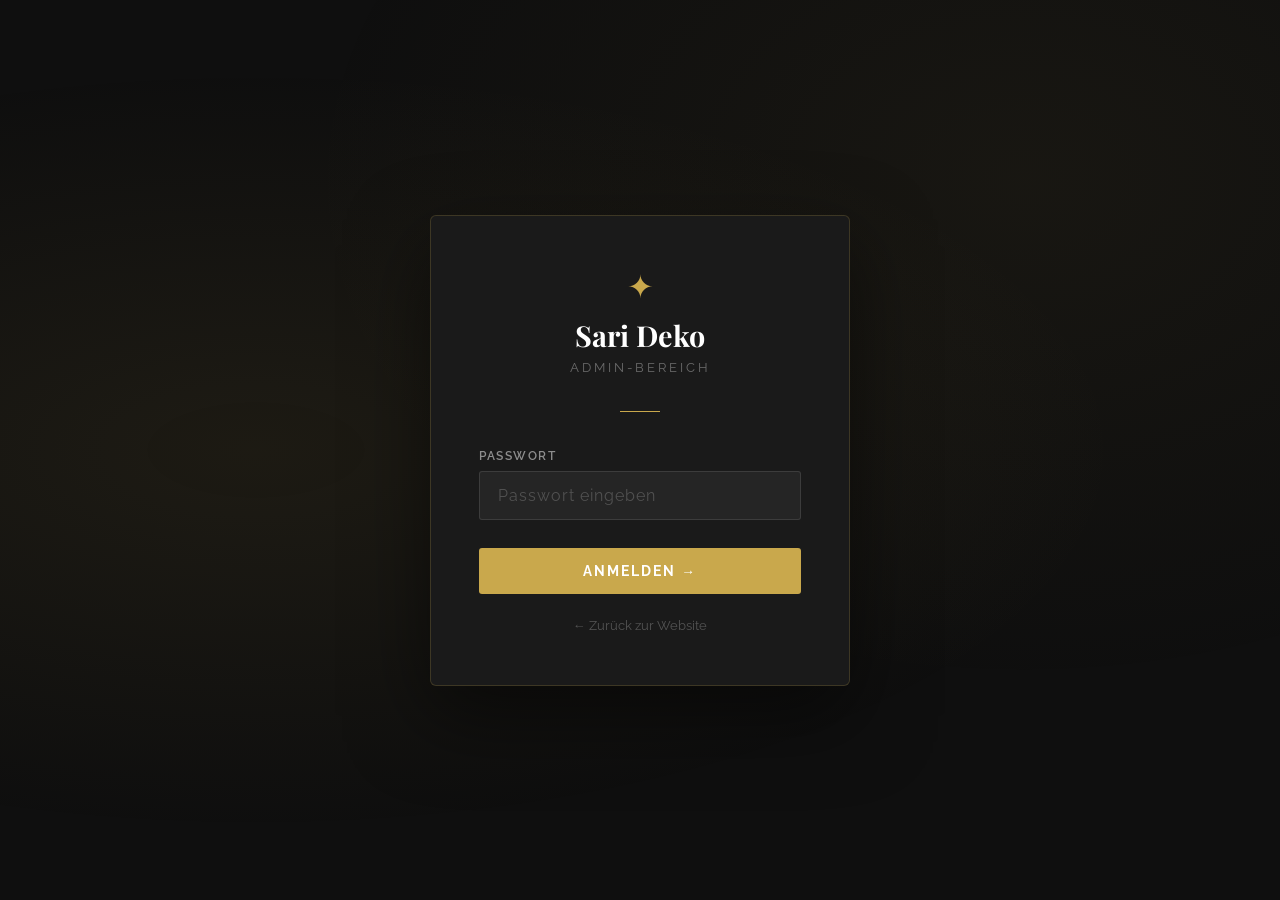
<file: admin/login.html>
<!DOCTYPE html>
<html lang="de">
<head>
  <meta charset="UTF-8" />
  <meta name="viewport" content="width=device-width, initial-scale=1.0" />
  <title>Admin – Sari Deko</title>
  <link rel="preconnect" href="https://fonts.googleapis.com" />
  <link href="https://fonts.googleapis.com/css2?family=Playfair+Display:wght@700&family=Raleway:wght@300;400;500;600&display=swap" rel="stylesheet" />
  <style>
    *, *::before, *::after { box-sizing: border-box; margin: 0; padding: 0; }

    body {
      font-family: 'Raleway', sans-serif;
      min-height: 100vh;
      display: flex;
      align-items: center;
      justify-content: center;
      background: #0f0f0f;
      overflow: hidden;
    }

    /* Hintergrund-Muster */
    body::before {
      content: '';
      position: fixed;
      inset: 0;
      background:
        radial-gradient(ellipse at 20% 50%, rgba(201,168,76,0.08) 0%, transparent 60%),
        radial-gradient(ellipse at 80% 20%, rgba(201,168,76,0.05) 0%, transparent 50%);
      pointer-events: none;
    }

    .login-box {
      background: #1a1a1a;
      border: 1px solid rgba(201,168,76,0.2);
      border-radius: 6px;
      padding: 52px 48px;
      width: 100%;
      max-width: 420px;
      position: relative;
      box-shadow: 0 30px 80px rgba(0,0,0,0.5);
    }

    .login-logo {
      text-align: center;
      margin-bottom: 36px;
    }

    .login-logo .icon {
      font-size: 2rem;
      color: #c9a84c;
      display: block;
      margin-bottom: 10px;
    }

    .login-logo h1 {
      font-family: 'Playfair Display', serif;
      font-size: 1.8rem;
      color: #fff;
    }

    .login-logo p {
      font-size: 0.8rem;
      color: rgba(255,255,255,0.35);
      letter-spacing: 3px;
      text-transform: uppercase;
      margin-top: 6px;
    }

    .divider {
      width: 40px;
      height: 1px;
      background: #c9a84c;
      margin: 0 auto 36px;
    }

    .form-group {
      margin-bottom: 20px;
    }

    label {
      display: block;
      font-size: 0.78rem;
      font-weight: 600;
      letter-spacing: 1.5px;
      text-transform: uppercase;
      color: rgba(255,255,255,0.5);
      margin-bottom: 8px;
    }

    input[type="password"] {
      width: 100%;
      padding: 14px 18px;
      background: rgba(255,255,255,0.05);
      border: 1px solid rgba(255,255,255,0.1);
      border-radius: 3px;
      color: #fff;
      font-family: 'Raleway', sans-serif;
      font-size: 1rem;
      letter-spacing: 3px;
      transition: border-color 0.3s;
      outline: none;
    }

    input[type="password"]:focus {
      border-color: #c9a84c;
      background: rgba(201,168,76,0.05);
    }

    input[type="password"]::placeholder {
      letter-spacing: 1px;
      color: rgba(255,255,255,0.2);
    }

    .btn-login {
      width: 100%;
      padding: 15px;
      background: #c9a84c;
      color: #fff;
      border: none;
      border-radius: 3px;
      font-family: 'Raleway', sans-serif;
      font-size: 0.85rem;
      font-weight: 700;
      letter-spacing: 2px;
      text-transform: uppercase;
      cursor: pointer;
      transition: all 0.3s;
      margin-top: 8px;
    }

    .btn-login:hover {
      background: #a07830;
      transform: translateY(-1px);
      box-shadow: 0 8px 24px rgba(201,168,76,0.3);
    }

    .error-msg {
      display: none;
      background: rgba(220,50,50,0.1);
      border: 1px solid rgba(220,50,50,0.3);
      color: #ff6b6b;
      font-size: 0.82rem;
      padding: 10px 14px;
      border-radius: 3px;
      margin-top: 14px;
      text-align: center;
    }

    .back-link {
      display: block;
      text-align: center;
      margin-top: 24px;
      font-size: 0.8rem;
      color: rgba(255,255,255,0.25);
      text-decoration: none;
      transition: color 0.3s;
    }
    .back-link:hover { color: rgba(255,255,255,0.5); }
  </style>
</head>
<body>

  <div class="login-box">
    <div class="login-logo">
      <span class="icon">✦</span>
      <h1>Sari Deko</h1>
      <p>Admin-Bereich</p>
    </div>
    <div class="divider"></div>

    <form id="login-form">
      <div class="form-group">
        <label for="password">Passwort</label>
        <input type="password" id="password" placeholder="Passwort eingeben" autocomplete="off" />
      </div>
      <button type="submit" class="btn-login">Anmelden →</button>
      <div class="error-msg" id="error-msg">❌ Falsches Passwort. Bitte versuche es erneut.</div>
    </form>

    <a href="../index.html" class="back-link">← Zurück zur Website</a>
  </div>

  <script>
    // Admin-Passwort (hier kannst du es ändern)
    const ADMIN_PASSWORD = 'SariDeko2025';

    document.getElementById('login-form').addEventListener('submit', function(e) {
      e.preventDefault();
      const eingabe = document.getElementById('password').value;

      if (eingabe === ADMIN_PASSWORD) {
        // Session merken (bis Browser geschlossen wird)
        sessionStorage.setItem('admin_logged_in', 'true');
        window.location.href = 'dashboard.html';
      } else {
        document.getElementById('error-msg').style.display = 'block';
        document.getElementById('password').style.borderColor = 'rgba(220,50,50,0.5)';
        setTimeout(() => {
          document.getElementById('error-msg').style.display = 'none';
          document.getElementById('password').style.borderColor = 'rgba(255,255,255,0.1)';
        }, 3000);
      }
    });
  </script>

</body>
</html>
</file>
<file: css/style.css>
/* ================================================
   SARI DEKO – Haupt-Stylesheet
   Farben: Gold (#c9a84c), Dunkel (#1a1a1a), Weiß (#fff)
   Fonts: Playfair Display (Überschriften), Raleway (Text)
   ================================================ */

/* ---- RESET & BASIS ---- */
*, *::before, *::after { box-sizing: border-box; margin: 0; padding: 0; }

html {
  scroll-behavior: smooth;
  overflow-x: hidden;
  -webkit-text-size-adjust: 100%; /* verhindert iOS-Auto-Zoom bei Rotation */
}

body {
  font-family: 'Raleway', sans-serif;
  font-weight: 400;
  color: #1a1a1a;
  background: #fff;
  line-height: 1.7;
  overflow-x: hidden;
}

/* Touch: kein 300ms-Delay, kein grauer Tap-Flash, sofortige Reaktion */
a, button {
  touch-action: manipulation;
  -webkit-tap-highlight-color: transparent;
}

img { display: block; width: 100%; height: 100%; object-fit: cover; }
a { text-decoration: none; color: inherit; transition: all 0.3s; }
ul { list-style: none; }

.container {
  max-width: 1200px;
  margin: 0 auto;
  padding: 0 24px;
}

.section-padding { padding: 90px 0; }

/* ---- FARB-VARIABLEN ---- */
:root {
  --gold: #c9a84c;
  --gold-light: #e8d5a3;
  --gold-dark: #a07830;
  --dark: #1a1a1a;
  --dark-2: #333;
  --gray: #6b6b6b;
  --light-bg: #faf8f4;
  --white: #ffffff;
}

/* ---- BUTTONS ---- */
.btn {
  display: inline-block;
  padding: 14px 34px;
  border-radius: 2px;
  font-family: 'Raleway', sans-serif;
  font-weight: 600;
  font-size: 0.9rem;
  letter-spacing: 1.5px;
  text-transform: uppercase;
  cursor: pointer;
  transition: all 0.3s ease;
}

.btn-primary {
  background: var(--gold);
  color: #fff;
  border: 2px solid var(--gold);
}
.btn-primary:hover {
  background: var(--gold-dark);
  border-color: var(--gold-dark);
  transform: translateY(-2px);
  box-shadow: 0 8px 24px rgba(201,168,76,0.35);
}

.btn-outline {
  background: transparent;
  color: #fff;
  border: 2px solid rgba(255,255,255,0.8);
}
.btn-outline:hover {
  background: rgba(255,255,255,0.15);
  border-color: #fff;
}

.btn-white {
  background: #fff;
  color: var(--gold-dark);
  border: 2px solid #fff;
  font-weight: 700;
}
.btn-white:hover {
  background: transparent;
  color: #fff;
  border-color: #fff;
}

/* ---- SECTION HEADERS ---- */
.section-header { text-align: center; margin-bottom: 60px; }

.section-label {
  font-family: 'Raleway', sans-serif;
  font-size: 0.78rem;
  font-weight: 600;
  letter-spacing: 3px;
  text-transform: uppercase;
  color: var(--gold);
  margin-bottom: 12px;
}

.section-title {
  font-family: 'Playfair Display', serif;
  font-size: clamp(2rem, 4vw, 2.8rem);
  font-weight: 700;
  color: var(--dark);
  line-height: 1.2;
  margin-bottom: 16px;
}

.section-sub {
  font-size: 1rem;
  color: var(--gray);
  max-width: 560px;
  margin: 0 auto;
}

/* ================================================
   NAVIGATION
   ================================================ */
.site-header {
  position: fixed;
  top: 0; left: 0; right: 0;
  z-index: 1000;
  padding: 20px 0;
  transition: padding 0.4s ease;
  isolation: isolate;
}

/* WICHTIG: Der Blur-Hintergrund liegt auf einem Pseudo-Element statt auf dem
   Header selbst. backdrop-filter direkt auf .site-header macht den Header zum
   Containing Block für position:fixed-Kinder — das mobile Vollbild-Menü
   (.main-nav) würde dann auf die Header-Höhe beschnitten. */
.site-header::before {
  content: '';
  position: absolute;
  inset: 0;
  z-index: -1;
  background: rgba(255,255,255,0.97);
  backdrop-filter: blur(8px);
  -webkit-backdrop-filter: blur(8px);
  box-shadow: 0 2px 30px rgba(0,0,0,0.08);
  opacity: 0;
  transition: opacity 0.4s ease;
  pointer-events: none;
}

.site-header.scrolled {
  padding: 12px 0;
}
.site-header.scrolled::before { opacity: 1; }

.nav-container {
  display: flex;
  align-items: center;
  justify-content: space-between;
}

/* Logo */
.logo {
  display: flex;
  align-items: center;
  gap: 10px;
}
.logo-icon {
  font-size: 1.4rem;
  color: var(--gold);
  transition: color 0.3s;
}
.logo-text {
  font-family: 'Playfair Display', serif;
  font-size: 1.5rem;
  font-weight: 700;
  color: #fff;
  transition: color 0.3s;
}
.site-header.scrolled .logo-text { color: var(--dark); }

/* Nav Links */
.main-nav ul {
  display: flex;
  align-items: center;
  gap: 36px;
}

.main-nav a {
  font-size: 0.88rem;
  font-weight: 500;
  letter-spacing: 0.5px;
  color: rgba(255,255,255,0.9);
  position: relative;
}
.site-header.scrolled .main-nav a { color: var(--dark-2); }

.main-nav a::after {
  content: '';
  position: absolute;
  bottom: -3px; left: 0;
  width: 0; height: 1px;
  background: var(--gold);
  transition: width 0.3s;
}
.main-nav a:hover::after,
.main-nav a.active::after { width: 100%; }

.main-nav a.nav-btn {
  background: var(--gold);
  color: #fff !important;
  padding: 10px 24px;
  border-radius: 2px;
  letter-spacing: 1px;
  font-weight: 600;
}
.main-nav a.nav-btn::after { display: none; }
.main-nav a.nav-btn:hover { background: var(--gold-dark); }

/* Admin-Link */
.admin-link {
  display: inline-flex;
  align-items: center;
  gap: 6px;
  padding: 7px 14px;
  border-radius: 20px;
  border: 1px solid rgba(255,255,255,0.2);
  font-size: 0.72rem;
  font-weight: 600;
  letter-spacing: 1.2px;
  text-transform: uppercase;
  color: rgba(255,255,255,0.5);
  text-decoration: none;
  margin-left: 12px;
  transition: all 0.3s;
  backdrop-filter: blur(4px);
}
.admin-link::before {
  content: '';
  width: 6px;
  height: 6px;
  border-radius: 50%;
  background: rgba(255,255,255,0.3);
  flex-shrink: 0;
}
.admin-link:hover {
  border-color: var(--gold);
  color: var(--gold);
  background: rgba(201,168,76,0.08);
}
.admin-link:hover::before { background: var(--gold); }
.site-header.scrolled .admin-link {
  border-color: rgba(0,0,0,0.15);
  color: rgba(0,0,0,0.35);
}
.site-header.scrolled .admin-link::before { background: rgba(0,0,0,0.2); }
.site-header.scrolled .admin-link:hover {
  border-color: var(--gold);
  color: var(--gold);
  background: rgba(201,168,76,0.06);
}
.site-header.scrolled .admin-link:hover::before { background: var(--gold); }

/* Hamburger */
.hamburger {
  display: none;
  flex-direction: column;
  align-items: center;
  justify-content: center;
  gap: 5px;
  width: 48px;   /* min. 48x48px Touch-Target (Apple/Google-Richtlinie) */
  height: 48px;
  background: none;
  border: none;
  cursor: pointer;
  padding: 0;
}
.hamburger span {
  display: block;
  width: 26px;
  height: 2px;
  background: #fff;
  border-radius: 2px;
  transition: all 0.3s;
}
.site-header.scrolled .hamburger span { background: var(--dark); }

/* ================================================
   HERO
   ================================================ */
.hero {
  position: relative;
  min-height: 100vh;
  min-height: 100svh; /* mobile Browserleiste: kein Springen/Abschneiden */
  display: flex;
  align-items: center;
  justify-content: center;
  text-align: center;
  background: url('https://images.unsplash.com/photo-1519741497674-611481863552?w=1600&q=85') center/cover no-repeat;
  overflow: hidden;
}

.hero-overlay {
  position: absolute;
  inset: 0;
  background: linear-gradient(
    to bottom,
    rgba(0,0,0,0.55) 0%,
    rgba(0,0,0,0.35) 50%,
    rgba(0,0,0,0.7) 100%
  );
}

.hero-content {
  position: relative;
  z-index: 2;
  max-width: 800px;
  padding: 0 24px;
  animation: fadeInUp 1s ease forwards;
}

.hero-sub {
  font-size: 0.85rem;
  letter-spacing: 4px;
  text-transform: uppercase;
  color: var(--gold-light);
  margin-bottom: 16px;
  font-weight: 500;
}

.hero-title {
  font-family: 'Playfair Display', serif;
  font-size: clamp(3.5rem, 9vw, 7rem);
  font-weight: 700;
  color: #fff;
  line-height: 1.05;
  margin-bottom: 20px;
  text-shadow: 0 4px 20px rgba(0,0,0,0.3);
}

.hero-tagline {
  font-size: clamp(1rem, 2vw, 1.2rem);
  color: rgba(255,255,255,0.88);
  margin-bottom: 44px;
  font-weight: 300;
  max-width: 560px;
  margin-left: auto;
  margin-right: auto;
}

.hero-buttons {
  display: flex;
  gap: 16px;
  justify-content: center;
  flex-wrap: wrap;
}

.hero-scroll-hint {
  position: absolute;
  bottom: 36px;
  left: 50%;
  transform: translateX(-50%);
  z-index: 2;
  text-align: center;
  color: rgba(255,255,255,0.6);
  font-size: 0.75rem;
  letter-spacing: 2px;
  text-transform: uppercase;
}
.scroll-arrow {
  margin-top: 6px;
  font-size: 1.2rem;
  animation: bounce 2s infinite;
}

/* ================================================
   INTRO BANNER
   ================================================ */
.intro-banner {
  background: var(--dark);
  padding: 50px 0;
}

.intro-grid {
  display: grid;
  grid-template-columns: repeat(4, 1fr);
  gap: 0;
}

.intro-item {
  text-align: center;
  padding: 30px 20px;
  border-right: 1px solid rgba(255,255,255,0.08);
  transition: background 0.3s;
}
.intro-item:last-child { border-right: none; }
.intro-item:hover { background: rgba(255,255,255,0.04); }

.intro-icon {
  font-size: 2.2rem;
  margin-bottom: 12px;
}

.intro-item h3 {
  font-family: 'Playfair Display', serif;
  font-size: 1.05rem;
  color: var(--gold-light);
  margin-bottom: 8px;
}

.intro-item p {
  font-size: 0.85rem;
  color: rgba(255,255,255,0.55);
}

/* ================================================
   LEISTUNGEN
   ================================================ */
.leistungen { background: var(--light-bg); }

.leistungen-grid {
  display: grid;
  grid-template-columns: repeat(3, 1fr);
  gap: 30px;
}

.leistung-card {
  background: #fff;
  border-radius: 4px;
  overflow: hidden;
  box-shadow: 0 4px 20px rgba(0,0,0,0.07);
  transition: transform 0.3s, box-shadow 0.3s;
}
.leistung-card:hover {
  transform: translateY(-6px);
  box-shadow: 0 12px 40px rgba(0,0,0,0.12);
}

.leistung-img-wrap {
  position: relative;
  height: 260px;
  overflow: hidden;
}
.leistung-img-wrap img { transition: transform 0.5s ease; }
.leistung-card:hover .leistung-img-wrap img { transform: scale(1.05); }

.leistung-badge {
  position: absolute;
  top: 16px; right: 16px;
  background: var(--gold);
  color: #fff;
  font-size: 0.72rem;
  font-weight: 700;
  letter-spacing: 1px;
  text-transform: uppercase;
  padding: 5px 12px;
  border-radius: 2px;
}

.leistung-body {
  padding: 28px;
}

.leistung-body h3 {
  font-family: 'Playfair Display', serif;
  font-size: 1.35rem;
  margin-bottom: 12px;
  color: var(--dark);
}

.leistung-body p {
  font-size: 0.92rem;
  color: var(--gray);
  margin-bottom: 20px;
  line-height: 1.7;
}

.link-arrow {
  font-size: 0.85rem;
  font-weight: 600;
  color: var(--gold);
  letter-spacing: 0.5px;
  display: inline-flex;
  align-items: center;
  gap: 4px;
}
.link-arrow:hover { color: var(--gold-dark); gap: 8px; }

/* ================================================
   GALERIE
   ================================================ */
.galerie { background: #fff; }

.galerie-grid {
  display: grid;
  grid-template-columns: repeat(3, 1fr);
  grid-template-rows: auto auto;
  gap: 12px;
}

.galerie-item {
  position: relative;
  overflow: hidden;
  border-radius: 3px;
  height: 260px;
  cursor: pointer;
}

.galerie-item.galerie-big {
  grid-column: span 2;
  height: 400px;
}

.galerie-item img {
  width: 100%;
  height: 100%;
  object-fit: cover;
  transition: transform 0.5s ease;
}
.galerie-item:hover img { transform: scale(1.08); }

.galerie-overlay {
  position: absolute;
  inset: 0;
  background: linear-gradient(to top, rgba(0,0,0,0.55), transparent);
  opacity: 0;
  transition: opacity 0.3s;
  display: flex;
  align-items: flex-end;
  padding: 20px;
}
.galerie-item:hover .galerie-overlay { opacity: 1; }

.galerie-overlay span {
  font-family: 'Playfair Display', serif;
  font-size: 1.1rem;
  color: #fff;
  letter-spacing: 1px;
}

/* ================================================
   ÜBER UNS
   ================================================ */
.ueber-uns { background: var(--light-bg); }

.ueber-grid {
  display: grid;
  grid-template-columns: 1fr 1fr;
  gap: 70px;
  align-items: center;
}

.ueber-img-wrap {
  position: relative;
  border-radius: 4px;
  overflow: hidden;
  height: 520px;
  box-shadow: 20px 20px 0 var(--gold-light);
}

.ueber-badge-box {
  position: absolute;
  bottom: 30px; right: -20px;
  background: var(--gold);
  color: #fff;
  padding: 20px 28px;
  border-radius: 3px;
  text-align: center;
  box-shadow: 0 8px 24px rgba(201,168,76,0.4);
}

.badge-zahl {
  display: block;
  font-family: 'Playfair Display', serif;
  font-size: 2.2rem;
  font-weight: 700;
  line-height: 1;
}

.badge-text {
  font-size: 0.78rem;
  letter-spacing: 1px;
  text-transform: uppercase;
  opacity: 0.9;
}

.ueber-text .section-title { text-align: left; }
.ueber-text p {
  color: var(--gray);
  margin-bottom: 18px;
  font-size: 0.97rem;
}

.ueber-liste {
  margin: 24px 0 36px;
}
.ueber-liste li {
  padding: 8px 0;
  color: var(--dark-2);
  font-size: 0.93rem;
  font-weight: 500;
  border-bottom: 1px solid rgba(0,0,0,0.06);
}

/* ================================================
   TESTIMONIALS
   ================================================ */
.testimonials { background: #fff; }

.testimonials-grid {
  display: grid;
  grid-template-columns: repeat(3, 1fr);
  gap: 28px;
}

.testimonial-card {
  background: var(--light-bg);
  border-radius: 4px;
  padding: 36px 32px;
  position: relative;
  border-left: 3px solid var(--gold);
}

.stars {
  color: var(--gold);
  font-size: 1rem;
  letter-spacing: 2px;
  margin-bottom: 16px;
}

.testimonial-card p {
  font-style: italic;
  color: var(--gray);
  font-size: 0.95rem;
  line-height: 1.75;
  margin-bottom: 20px;
}

.testimonial-autor strong {
  display: block;
  font-style: normal;
  font-weight: 700;
  color: var(--dark);
  font-size: 0.9rem;
}

.testimonial-autor span {
  font-size: 0.8rem;
  color: var(--gold);
  letter-spacing: 0.5px;
}

/* ================================================
   CTA BANNER
   ================================================ */
.cta-banner {
  position: relative;
  background: url('https://images.unsplash.com/photo-1464366400600-7168b8af9bc3?w=1400&q=80') center/cover no-repeat;
  padding: 100px 0;
  text-align: center;
}

.cta-overlay {
  position: absolute;
  inset: 0;
  background: rgba(26,26,26,0.78);
}

.cta-content {
  position: relative;
  z-index: 2;
}

.cta-content h2 {
  font-family: 'Playfair Display', serif;
  font-size: clamp(1.8rem, 4vw, 2.8rem);
  color: #fff;
  margin-bottom: 16px;
}

.cta-content p {
  color: rgba(255,255,255,0.75);
  font-size: 1.05rem;
  margin-bottom: 36px;
  max-width: 480px;
  margin-left: auto;
  margin-right: auto;
}

/* ================================================
   FOOTER
   ================================================ */
.site-footer {
  background: var(--dark);
  color: rgba(255,255,255,0.65);
  padding: 70px 0 0;
}

.footer-grid {
  display: grid;
  grid-template-columns: 2fr 1fr 1fr 1.5fr;
  gap: 48px;
  padding-bottom: 50px;
}

.footer-brand .logo-icon { color: var(--gold); }
.footer-brand .logo-text {
  font-family: 'Playfair Display', serif;
  font-size: 1.4rem;
  color: #fff;
}
.footer-brand {
  display: flex;
  flex-direction: column;
  gap: 14px;
}
.footer-brand p { font-size: 0.88rem; line-height: 1.7; }

.footer-links h4,
.footer-kontakt h4 {
  font-family: 'Playfair Display', serif;
  color: #fff;
  font-size: 1rem;
  margin-bottom: 18px;
  padding-bottom: 10px;
  border-bottom: 1px solid rgba(255,255,255,0.1);
}

.footer-links ul li { margin-bottom: 10px; }
.footer-links a {
  font-size: 0.88rem;
  color: rgba(255,255,255,0.55);
  transition: color 0.3s;
}
.footer-links a:hover { color: var(--gold); }

.footer-kontakt p { font-size: 0.88rem; margin-bottom: 10px; }

.footer-bottom {
  border-top: 1px solid rgba(255,255,255,0.08);
  padding: 20px 24px;
  text-align: center;
  font-size: 0.8rem;
  color: rgba(255,255,255,0.3);
}

/* ================================================
   WHATSAPP FLOATING BUTTON
   ================================================ */
.whatsapp-btn {
  position: fixed;
  bottom: 28px;
  right: 28px;
  z-index: 800;
  width: 58px;
  height: 58px;
  border-radius: 50%;
  background: #25D366;
  display: flex;
  align-items: center;
  justify-content: center;
  box-shadow: 0 6px 24px rgba(37,211,102,0.45);
  transition: transform 0.3s, box-shadow 0.3s;
  opacity: 0;
  pointer-events: none;
  transform: scale(0.7);
}
.whatsapp-btn.visible {
  opacity: 1;
  pointer-events: all;
  transform: scale(1);
}
.whatsapp-btn:hover {
  transform: scale(1.1);
  box-shadow: 0 10px 32px rgba(37,211,102,0.55);
}
.whatsapp-btn svg {
  width: 30px;
  height: 30px;
  fill: #fff;
}

/* ================================================
   BACK TO TOP BUTTON
   ================================================ */
.back-to-top {
  position: fixed;
  bottom: 98px;
  right: 32px;
  z-index: 800;
  width: 44px;
  height: 44px;
  border-radius: 50%;
  background: var(--gold);
  color: #fff;
  border: none;
  font-size: 1.1rem;
  cursor: pointer;
  display: flex;
  align-items: center;
  justify-content: center;
  box-shadow: 0 4px 16px rgba(201,168,76,0.35);
  opacity: 0;
  pointer-events: none;
  transform: translateY(10px);
  transition: all 0.3s ease;
}
.back-to-top.visible {
  opacity: 1;
  pointer-events: all;
  transform: translateY(0);
}
.back-to-top:hover {
  background: var(--gold-dark);
  transform: translateY(-2px);
}

/* ================================================
   COOKIE BANNER
   ================================================ */
.cookie-banner {
  position: fixed;
  bottom: 0; left: 0; right: 0;
  z-index: 900;
  background: rgba(26,26,26,0.97);
  backdrop-filter: blur(6px);
  padding: 16px 24px;
  display: flex;
  align-items: center;
  justify-content: space-between;
  gap: 16px;
  border-top: 1px solid rgba(201,168,76,0.2);
  transform: translateY(100%);
  transition: transform 0.4s ease;
}
.cookie-banner.show { transform: translateY(0); }
.cookie-banner p {
  font-size: 0.83rem;
  color: rgba(255,255,255,0.7);
  flex: 1;
}
.cookie-banner a { color: var(--gold); text-decoration: underline; }
.cookie-accept {
  background: var(--gold);
  color: #fff;
  border: none;
  padding: 10px 22px;
  border-radius: 3px;
  font-family: 'Raleway', sans-serif;
  font-size: 0.8rem;
  font-weight: 700;
  letter-spacing: 1px;
  text-transform: uppercase;
  cursor: pointer;
  white-space: nowrap;
  transition: background 0.2s;
}
.cookie-accept:hover { background: var(--gold-dark); }

/* ================================================
   PRELOADER
   ================================================ */
.preloader {
  position: fixed;
  inset: 0;
  background: #fff;
  z-index: 9999;
  display: flex;
  align-items: center;
  justify-content: center;
  transition: opacity 0.5s ease;
}
.preloader.hide {
  opacity: 0;
  pointer-events: none;
}
.preloader-inner {
  text-align: center;
}
.preloader-logo {
  font-family: 'Playfair Display', serif;
  font-size: 2rem;
  color: var(--dark);
  margin-bottom: 20px;
}
.preloader-logo span { color: var(--gold); }
.preloader-bar {
  width: 120px;
  height: 2px;
  background: var(--gold-light);
  border-radius: 2px;
  overflow: hidden;
  margin: 0 auto;
}
.preloader-bar-fill {
  height: 100%;
  background: var(--gold);
  border-radius: 2px;
  animation: loadBar 0.9s ease forwards;
}
@keyframes loadBar {
  from { width: 0%; }
  to   { width: 100%; }
}

/* ================================================
   ANIMATIONEN
   ================================================ */
@keyframes fadeInUp {
  from { opacity: 0; transform: translateY(30px); }
  to   { opacity: 1; transform: translateY(0); }
}

@keyframes bounce {
  0%, 100% { transform: translateY(0); }
  50% { transform: translateY(8px); }
}

/* ================================================
   GALERIE FILTER
   ================================================ */
.galerie-filter {
  display: flex;
  flex-wrap: wrap;
  justify-content: center;
  gap: 10px;
  margin-bottom: 36px;
}

.filter-btn {
  background: none;
  border: 1px solid rgba(0,0,0,0.15);
  color: var(--gray);
  padding: 8px 22px;
  border-radius: 30px;
  font-family: 'Raleway', sans-serif;
  font-size: 0.82rem;
  font-weight: 600;
  letter-spacing: 1px;
  text-transform: uppercase;
  cursor: pointer;
  transition: all 0.25s;
}
.filter-btn:hover {
  border-color: var(--gold);
  color: var(--gold);
}
.filter-btn.active {
  background: var(--gold);
  border-color: var(--gold);
  color: #fff;
}

/* ================================================
   LIGHTBOX
   ================================================ */
.lightbox {
  position: fixed;
  inset: 0;
  z-index: 2000;
  background: rgba(0,0,0,0.93);
  display: flex;
  align-items: center;
  justify-content: center;
  opacity: 0;
  pointer-events: none;
  transition: opacity 0.3s ease;
}
.lightbox.open {
  opacity: 1;
  pointer-events: all;
}

.lb-img-wrap {
  max-width: 88vw;
  max-height: 84vh;
  display: flex;
  align-items: center;
  justify-content: center;
}
.lb-img-wrap img {
  max-width: 88vw !important;
  max-height: 84vh !important;
  width: auto !important;
  height: auto !important;
  object-fit: contain !important;
  border-radius: 3px;
  box-shadow: 0 24px 64px rgba(0,0,0,0.6);
  display: block;
}

.lb-close {
  position: absolute;
  top: 20px;
  right: 24px;
  background: none;
  border: none;
  color: rgba(255,255,255,0.65);
  font-size: 1.8rem;
  line-height: 1;
  cursor: pointer;
  padding: 8px;
  transition: color 0.2s;
  z-index: 2001;
}
.lb-close:hover { color: #fff; }

.lb-prev,
.lb-next {
  position: absolute;
  top: 50%;
  transform: translateY(-50%);
  background: rgba(255,255,255,0.08);
  border: 1px solid rgba(255,255,255,0.18);
  color: #fff;
  font-size: 2.2rem;
  width: 54px;
  height: 54px;
  border-radius: 50%;
  cursor: pointer;
  display: flex;
  align-items: center;
  justify-content: center;
  line-height: 1;
  transition: background 0.2s, border-color 0.2s;
  z-index: 2001;
}
.lb-prev { left: 20px; }
.lb-next { right: 20px; }
.lb-prev:hover,
.lb-next:hover {
  background: rgba(201,168,76,0.35);
  border-color: var(--gold);
}

.lb-caption {
  position: absolute;
  bottom: 28px;
  left: 50%;
  transform: translateX(-50%);
  font-family: 'Playfair Display', serif;
  color: rgba(255,255,255,0.65);
  font-size: 0.9rem;
  letter-spacing: 3px;
  text-transform: uppercase;
  white-space: nowrap;
}

/* ================================================
   RESPONSIVE – TABLET & MOBILE
   ================================================ */
@media (max-width: 1024px) {
  .leistungen-grid { grid-template-columns: repeat(2, 1fr); }
  .footer-grid { grid-template-columns: 1fr 1fr; }
}

@media (max-width: 768px) {
  /* Navigation Mobile — Animation & Touch */
  .main-nav {
    display: flex;
    flex-direction: column;
    position: fixed;
    top: 0; left: 0; right: 0; bottom: 0;
    height: 100vh;
    height: 100dvh; /* iOS/Android: dynamische Browserleisten korrekt einrechnen */
    background: #141414;
    align-items: center;
    justify-content: center;
    gap: 0;
    z-index: 1500;
    opacity: 0;
    visibility: hidden;
    pointer-events: none;
    transition: opacity 0.3s ease, visibility 0.3s ease;
    overflow-y: auto;
    -webkit-overflow-scrolling: touch;
    padding: 80px 0 40px;
    padding-bottom: calc(40px + env(safe-area-inset-bottom));
  }
  .main-nav.open {
    opacity: 1;
    visibility: visible;
    pointer-events: all;
  }
  .main-nav ul {
    flex-direction: column;
    align-items: center;
    gap: 0;
    width: 100%;
  }
  .main-nav ul li {
    width: 100%;
    text-align: center;
    border-bottom: 1px solid rgba(255,255,255,0.06);
  }
  .main-nav a {
    display: block;
    padding: 20px 24px;
    font-size: 1.15rem;
    color: rgba(255,255,255,0.85) !important;
    letter-spacing: 1px;
    min-height: 64px;
    display: flex;
    align-items: center;
    justify-content: center;
  }
  .main-nav a.nav-btn {
    background: var(--gold);
    margin: 24px 40px 0;
    border-radius: 3px;
    width: auto;
  }
  .main-nav a::after { display: none; }

  .hamburger { display: flex; position: relative; z-index: 1501; }
  /* Hamburger X-Animation */
  .hamburger.open span:nth-child(1) { transform: translateY(7px) rotate(45deg); }
  .hamburger.open span:nth-child(2) { opacity: 0; transform: scaleX(0); }
  .hamburger.open span:nth-child(3) { transform: translateY(-7px) rotate(-45deg); }
  /* X immer weiß, auch bei gescrolltem (hellem) Header — Menü-Overlay ist dunkel */
  .hamburger.open span { background: #fff !important; }

  .admin-link { display: none; }

  /* WhatsApp & Back-to-Top: Safe-Area (iPhone Home-Indicator) beachten */
  .whatsapp-btn { bottom: calc(20px + env(safe-area-inset-bottom)); right: 16px; width: 52px; height: 52px; }
  .back-to-top  { bottom: calc(84px + env(safe-area-inset-bottom)); right: 20px; }

  /* Cookie Banner */
  .cookie-banner { flex-direction: column; text-align: center; padding: 20px 16px; }
  .cookie-accept { width: 100%; }

  /* Grids */
  .intro-grid { grid-template-columns: repeat(2, 1fr); }
  .leistungen-grid { grid-template-columns: 1fr; }
  .galerie-grid { grid-template-columns: 1fr 1fr; gap: 8px; }
  .galerie-item.galerie-big { grid-column: span 2; height: 240px; }
  .galerie-item { height: 170px; }
  .ueber-grid { grid-template-columns: 1fr; gap: 40px; }
  .ueber-img-wrap { height: 300px; box-shadow: none; }
  .ueber-badge-box { right: 16px; bottom: 16px; }
  .testimonials-grid { grid-template-columns: 1fr; }
  .footer-grid { grid-template-columns: 1fr 1fr; gap: 28px; }

  /* Buttons — Touch-freundlich */
  .btn { padding: 14px 28px; min-height: 48px; }
  .hero-buttons { flex-direction: column; align-items: center; }

  .section-padding { padding: 56px 0; }
  .container { padding: 0 16px; }
}

@media (max-width: 480px) {
  .hero-buttons { flex-direction: column; align-items: center; }
  .intro-grid { grid-template-columns: 1fr; }

  /* Lightbox Mobile */
  .lb-prev { left: 8px; width: 42px; height: 42px; font-size: 1.6rem; }
  .lb-next { right: 8px; width: 42px; height: 42px; font-size: 1.6rem; }
  .lb-caption { font-size: 0.75rem; letter-spacing: 2px; }
}
</file>
